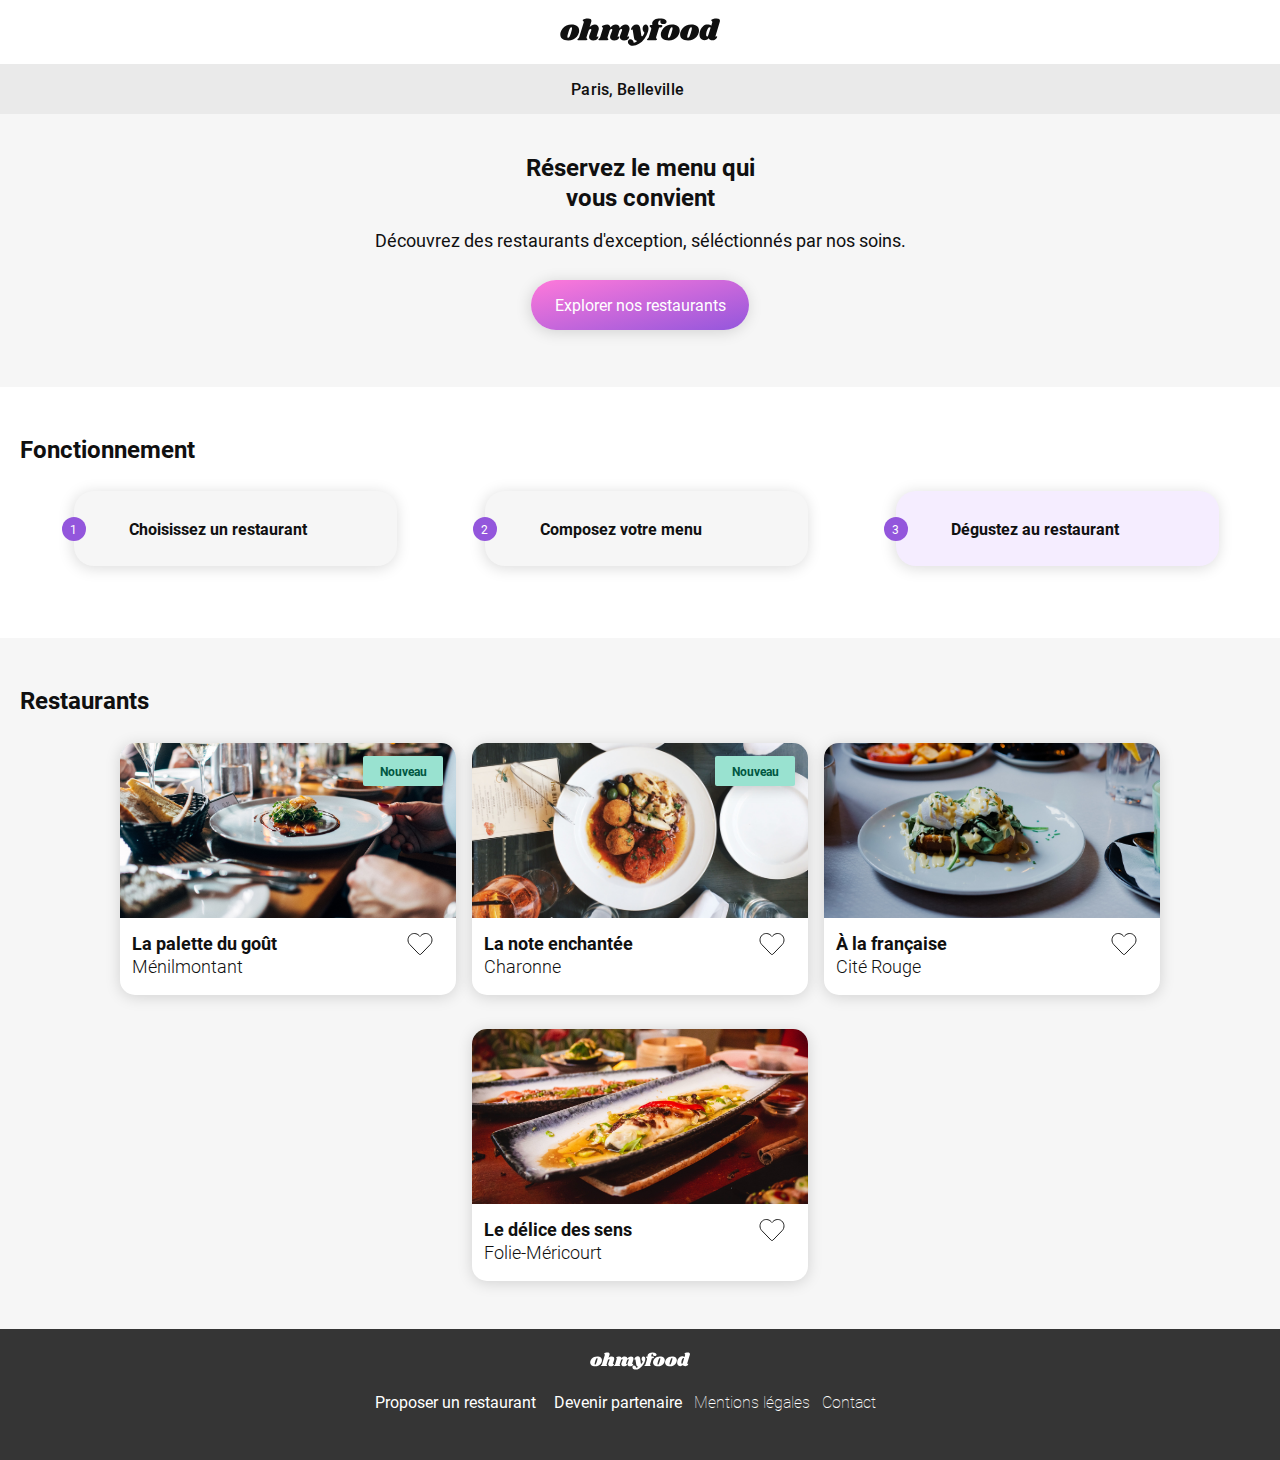
<file: index.html>
<!DOCTYPE html>
<html lang="fr">
	<head>
		<meta charset="UTF-8" />
		<meta http-equiv="X-UA-Compatible" content="IE=edge" />
		<meta name="viewport" content="width=device-width, initial-scale=1.0" />
		<title>Acceuil | OhMyFood</title>
		<meta
			name="description"
			content="Découvrez des restaurants d'exception, séléctionnés par nos soins."
		/>
		<link rel="icon" href="data:," />
		<link rel="stylesheet" href="./sass/main.css" />
		<link
			rel="stylesheet"
			href="https://cdnjs.cloudflare.com/ajax/libs/font-awesome/6.0.0-beta2/css/all.min.css"
			integrity="sha512-YWzhKL2whUzgiheMoBFwW8CKV4qpHQAEuvilg9FAn5VJUDwKZZxkJNuGM4XkWuk94WCrrwslk8yWNGmY1EduTA=="
			crossorigin="anonymous"
			referrerpolicy="no-referrer"
		/>
	</head>
	<body>
		<!-- Header -->
		<header class="header">
			<div class="header__logo">
				<img src="./assets/logo.svg" width="196" height="34" alt="ohmyfood" />
			</div>
			<div class="header__info">
				<span>
					<i class="fas fa-map-marker-alt"></i>
					Paris, Belleville
				</span>
			</div>
		</header>
		<!-- End Header -->
		<!-- Banner -->
		<section class="banner">
			<h1 class="banner__title">Réservez le menu qui <br />vous convient</h1>
			<h2 class="banner__description">
				Découvrez des restaurants d'exception, séléctionnés par nos soins.
			</h2>
			<div class="btn btn-primary">Explorer nos restaurants</div>
		</section>
		<!-- End Banner -->
		<!-- Main -->
		<main>
			<!-- Fonction -->
			<section class="fonction">
				<h3 class="fonction__title">Fonctionnement</h3>
				<ul class="fonction__list">
					<li class="fonction__item">
						<span class="fonction__item_index">1</span>
						<div class="fonction__item_container">
							<i class="fas fa-mobile-alt"></i>
							<span>Choisissez un restaurant</span>
						</div>
					</li>
					<li class="fonction__item">
						<span class="fonction__item_index">2</span>
						<div class="fonction__item_container">
							<i class="fas fa-list-ul"></i>
							<span>Composez votre menu</span>
						</div>
					</li>
					<li class="fonction__item active">
						<span class="fonction__item_index">3</span>
						<div class="fonction__item_container">
							<i class="fas fa-store"></i>
							<span>Dégustez au restaurant</span>
						</div>
					</li>
				</ul>
			</section>
			<!-- End Fonction -->
			<!-- End Restaurant -->
			<section class="restaurant">
				<h3 class="restaurant__title">Restaurants</h3>
				<ul class="restaurant__list">
					<li class="restaurant__item">
						<div class="card">
							<a href="./palette.html">
								<div class="card__header">
									<img
										id="palette"
										src="./assets/la-palette-du-gout.jpg"
										alt="restaurant plat"
									/>
									<div class="new">Nouveau</div>
								</div>
							</a>
							<div class="card__body">
								<div class="card__info">
									<strong>La palette du goût</strong>
									<span>Ménilmontant</span>
								</div>
								<div class="card__like">
									<div class="card__heart">
										<label for="heart__input1">
											<input
												type="checkbox"
												name="heart"
												id="heart__input1"
												class="heart__input"
											/>
											<svg
												class="heart-main"
												width="100"
												viewBox="0 0 512 512"
												xmlns="http://www.w3.org/2000/svg"
											>
												<path
													d="M462.3 62.6C407.5 15.9 326 24.3 275.7 76.2L256 96.5l-19.7-20.3C186.1 24.3 104.5 15.9 49.7 62.6c-62.8 53.6-66.1 149.8-9.9 207.9l193.5 199.8c12.5 12.9 32.8 12.9 45.3 0l193.5-199.8c56.3-58.1 53-154.3-9.8-207.9z"
												/>
											</svg>
											<svg
												class="heart-bg"
												width="100"
												viewBox="0 0 512 512"
												xmlns="http://www.w3.org/2000/svg"
											>
												<defs>
													<linearGradient id="Gradient1" x1="1" x2="0" y1="0" y2="1">
														<stop offset="10%" stop-color="#9356dc" />
														<stop offset="100%" stop-color="#ff79da" />
													</linearGradient>
												</defs>
												<path
													fill="url(#Gradient1)"
													d="M462.3 62.6C407.5 15.9 326 24.3 275.7 76.2L256 96.5l-19.7-20.3C186.1 24.3 104.5 15.9 49.7 62.6c-62.8 53.6-66.1 149.8-9.9 207.9l193.5 199.8c12.5 12.9 32.8 12.9 45.3 0l193.5-199.8c56.3-58.1 53-154.3-9.8-207.9z"
												/>
											</svg>
										</label>
									</div>
								</div>
							</div>
						</div>
					</li>
					<li class="restaurant__item">
						<div class="card">
							<a href="./note.html">
								<div class="card__header">
									<img
										id="note"
										src="./assets/la-note-enchantee.jpg"
										alt="restaurant plat"
									/>
									<div class="new">Nouveau</div>
								</div>
							</a>
							<div class="card__body">
								<div class="card__info">
									<strong>La note enchantée</strong>
									<span>Charonne</span>
								</div>
								<div class="card__like">
									<div class="card__heart">
										<label for="heart__input2">
											<input
												type="checkbox"
												name="heart"
												id="heart__input2"
												class="heart__input"
											/>
											<svg
												class="heart-main"
												width="100"
												viewBox="0 0 512 512"
												xmlns="http://www.w3.org/2000/svg"
											>
												<path
													d="M462.3 62.6C407.5 15.9 326 24.3 275.7 76.2L256 96.5l-19.7-20.3C186.1 24.3 104.5 15.9 49.7 62.6c-62.8 53.6-66.1 149.8-9.9 207.9l193.5 199.8c12.5 12.9 32.8 12.9 45.3 0l193.5-199.8c56.3-58.1 53-154.3-9.8-207.9z"
												/>
											</svg>
											<svg
												class="heart-bg"
												width="100"
												viewBox="0 0 512 512"
												xmlns="http://www.w3.org/2000/svg"
											>
												<defs>
													<linearGradient id="Gradient2" x1="1" x2="0" y1="0" y2="1">
														<stop offset="10%" stop-color="#9356dc" />
														<stop offset="100%" stop-color="#ff79da" />
													</linearGradient>
												</defs>
												<path
													fill="url(#Gradient2)"
													d="M462.3 62.6C407.5 15.9 326 24.3 275.7 76.2L256 96.5l-19.7-20.3C186.1 24.3 104.5 15.9 49.7 62.6c-62.8 53.6-66.1 149.8-9.9 207.9l193.5 199.8c12.5 12.9 32.8 12.9 45.3 0l193.5-199.8c56.3-58.1 53-154.3-9.8-207.9z"
												/>
											</svg>
										</label>
									</div>
								</div>
							</div>
						</div>
					</li>
					<li class="restaurant__item">
						<div class="card">
							<a href="./french.html">
								<div class="card__header">
									<img
										id="french"
										src="./assets/a-la-francaise.jpg"
										alt="restaurant plat"
									/>
								</div>
							</a>
							<div class="card__body">
								<div class="card__info">
									<strong>À la française</strong>
									<span>Cité Rouge</span>
								</div>
								<div class="card__like">
									<div class="card__heart">
										<label for="heart__input3">
											<input
												type="checkbox"
												name="heart"
												id="heart__input3"
												class="heart__input"
											/>
											<svg
												class="heart-main"
												width="100"
												viewBox="0 0 512 512"
												xmlns="http://www.w3.org/2000/svg"
											>
												<path
													d="M462.3 62.6C407.5 15.9 326 24.3 275.7 76.2L256 96.5l-19.7-20.3C186.1 24.3 104.5 15.9 49.7 62.6c-62.8 53.6-66.1 149.8-9.9 207.9l193.5 199.8c12.5 12.9 32.8 12.9 45.3 0l193.5-199.8c56.3-58.1 53-154.3-9.8-207.9z"
												/>
											</svg>
											<svg
												class="heart-bg"
												width="100"
												viewBox="0 0 512 512"
												xmlns="http://www.w3.org/2000/svg"
											>
												<defs>
													<linearGradient id="Gradient3" x1="1" x2="0" y1="0" y2="1">
														<stop offset="10%" stop-color="#9356dc" />
														<stop offset="100%" stop-color="#ff79da" />
													</linearGradient>
												</defs>
												<path
													fill="url(#Gradient3)"
													d="M462.3 62.6C407.5 15.9 326 24.3 275.7 76.2L256 96.5l-19.7-20.3C186.1 24.3 104.5 15.9 49.7 62.6c-62.8 53.6-66.1 149.8-9.9 207.9l193.5 199.8c12.5 12.9 32.8 12.9 45.3 0l193.5-199.8c56.3-58.1 53-154.3-9.8-207.9z"
												/>
											</svg>
										</label>
									</div>
								</div>
							</div>
						</div>
					</li>
					<li class="restaurant__item">
						<div class="card">
							<a href="./delice.html">
								<div class="card__header">
									<img
										id="delice"
										src="./assets/le-delice-des-sens.jpg"
										alt="restaurant plat"
									/>
								</div>
							</a>
							<div class="card__body">
								<div class="card__info">
									<strong>Le délice des sens</strong>
									<span>Folie-Méricourt</span>
								</div>
								<div class="card__like">
									<div class="card__heart">
										<label for="heart__input4">
											<input
												type="checkbox"
												name="heart"
												id="heart__input4"
												class="heart__input"
											/>
											<svg
												class="heart-main"
												width="100"
												viewBox="0 0 512 512"
												xmlns="http://www.w3.org/2000/svg"
											>
												<path
													d="M462.3 62.6C407.5 15.9 326 24.3 275.7 76.2L256 96.5l-19.7-20.3C186.1 24.3 104.5 15.9 49.7 62.6c-62.8 53.6-66.1 149.8-9.9 207.9l193.5 199.8c12.5 12.9 32.8 12.9 45.3 0l193.5-199.8c56.3-58.1 53-154.3-9.8-207.9z"
												/>
											</svg>
											<svg
												class="heart-bg"
												width="100"
												viewBox="0 0 512 512"
												xmlns="http://www.w3.org/2000/svg"
											>
												<defs>
													<linearGradient id="Gradient4" x1="1" x2="0" y1="0" y2="1">
														<stop offset="10%" stop-color="#9356dc" />
														<stop offset="100%" stop-color="#ff79da" />
													</linearGradient>
												</defs>
												<path
													fill="url(#Gradient4)"
													d="M462.3 62.6C407.5 15.9 326 24.3 275.7 76.2L256 96.5l-19.7-20.3C186.1 24.3 104.5 15.9 49.7 62.6c-62.8 53.6-66.1 149.8-9.9 207.9l193.5 199.8c12.5 12.9 32.8 12.9 45.3 0l193.5-199.8c56.3-58.1 53-154.3-9.8-207.9z"
												/>
											</svg>
										</label>
									</div>
								</div>
							</div>
						</div>
					</li>
				</ul>
			</section>
			<!-- End Restaurant -->
		</main>
		<!-- End Main -->
		<!-- Footer -->
		<footer class="footer" id="footer">
			<div class="footer__logo">
				<svg
					width="196"
					height="34"
					viewBox="0 0 196 34"
					fill="none"
					xmlns="http://www.w3.org/2000/svg"
				>
					<path
						d="M13.932 7.956C17.196 7.956 19.596 8.61599 21.132 9.936C22.692 11.256 23.472 12.984 23.472 15.12C23.472 15.84 23.376 16.644 23.184 17.532C22.728 19.5 21.876 21.228 20.628 22.716C19.38 24.18 17.844 25.32 16.02 26.136C14.22 26.928 12.264 27.324 10.152 27.324C6.81599 27.324 4.34399 26.664 2.73599 25.344C1.15199 24 0.359985 22.224 0.359985 20.016C0.359985 19.272 0.455985 18.444 0.647985 17.532C1.10399 15.66 1.96799 14.004 3.23999 12.564C4.53599 11.1 6.10799 9.972 7.95599 9.18C9.82799 8.364 11.82 7.956 13.932 7.956ZM13.824 11.16C13.32 11.16 12.78 11.616 12.204 12.528C11.652 13.416 10.992 15.108 10.224 17.604C9.45599 20.1 9.07199 21.852 9.07199 22.86C9.07199 23.388 9.15599 23.748 9.32399 23.94C9.49199 24.108 9.71999 24.192 10.008 24.192C10.512 24.24 11.028 23.808 11.556 22.896C12.108 21.984 12.792 20.208 13.608 17.568C14.352 15.24 14.724 13.548 14.724 12.492C14.724 11.988 14.64 11.64 14.472 11.448C14.328 11.256 14.112 11.16 13.824 11.16Z"
						fill="#101010"
					/>
					<path
						d="M44.9899 22.032C44.9419 22.128 44.9179 22.272 44.9179 22.464C44.9179 22.632 44.9539 22.764 45.0259 22.86C45.1219 22.956 45.2419 23.004 45.3859 23.004C45.6739 23.004 45.9139 22.884 46.1059 22.644C46.3219 22.38 46.4659 22.248 46.5379 22.248C46.6579 22.248 46.7539 22.332 46.8259 22.5C46.8979 22.644 46.9339 22.824 46.9339 23.04C46.9579 23.736 46.7299 24.42 46.2499 25.092C45.7699 25.74 45.0619 26.28 44.1259 26.712C43.2139 27.12 42.1099 27.324 40.8139 27.324C39.2299 27.324 37.9699 26.964 37.0339 26.244C36.0979 25.5 35.6179 24.516 35.5939 23.292C35.5939 22.404 35.8099 21.408 36.2419 20.304L38.2219 15.12C38.3419 14.808 38.4019 14.556 38.4019 14.364C38.4019 14.052 38.2939 13.812 38.0779 13.644C37.8859 13.452 37.6459 13.356 37.3579 13.356C36.9019 13.356 36.4339 13.572 35.9539 14.004C35.4979 14.412 35.1259 15.084 34.8379 16.02V15.948L32.5699 23.256C32.4979 23.544 32.4619 23.796 32.4619 24.012C32.4619 24.324 32.5219 24.576 32.6419 24.768C32.7619 24.936 32.9299 25.104 33.1459 25.272C33.3139 25.44 33.4339 25.584 33.5059 25.704C33.5779 25.8 33.5899 25.932 33.5419 26.1C33.4219 26.412 33.1819 26.64 32.8219 26.784C32.4619 26.928 31.9099 27 31.1659 27H22.9579C22.3339 27 21.8779 26.904 21.5899 26.712C21.3019 26.496 21.2059 26.22 21.3019 25.884C21.3979 25.596 21.6499 25.344 22.0579 25.128C22.4179 24.936 22.7179 24.708 22.9579 24.444C23.1979 24.18 23.4019 23.76 23.5699 23.184L29.0419 5.22C29.1139 5.004 29.1499 4.824 29.1499 4.68C29.1499 4.416 29.0779 4.2 28.9339 4.032C28.8139 3.864 28.6459 3.696 28.4299 3.528C28.1899 3.336 28.0099 3.168 27.8899 3.024C27.7939 2.88 27.7819 2.688 27.8539 2.448C27.9979 1.896 28.7539 1.416 30.1219 1.00799C31.4899 0.599996 32.9179 0.395996 34.4059 0.395996C35.7979 0.395996 36.8179 0.659996 37.4659 1.188C38.1379 1.716 38.4739 2.436 38.4739 3.348C38.4739 3.876 38.3899 4.392 38.2219 4.896L36.2779 11.232C37.2139 10.008 38.1979 9.156 39.2299 8.676C40.2859 8.196 41.4259 7.956 42.6499 7.956C44.1139 7.956 45.2899 8.4 46.1779 9.288C47.0899 10.176 47.5459 11.328 47.5459 12.744C47.5459 13.488 47.4259 14.22 47.1859 14.94L44.9899 22.032Z"
						fill="#101010"
					/>
					<path
						d="M82.7165 22.032C82.6685 22.128 82.6445 22.272 82.6445 22.464C82.6445 22.632 82.6805 22.764 82.7525 22.86C82.8485 22.956 82.9685 23.004 83.1125 23.004C83.4005 23.004 83.6405 22.884 83.8325 22.644C84.0485 22.38 84.1925 22.248 84.2645 22.248C84.3845 22.248 84.4805 22.332 84.5525 22.5C84.6245 22.644 84.6605 22.824 84.6605 23.04C84.6845 23.736 84.4565 24.42 83.9765 25.092C83.4965 25.74 82.7885 26.28 81.8525 26.712C80.9405 27.12 79.8365 27.324 78.5405 27.324C76.9565 27.324 75.6965 26.964 74.7605 26.244C73.8245 25.5 73.3445 24.516 73.3205 23.292C73.3205 22.404 73.5365 21.408 73.9685 20.304L75.9485 15.12C76.0685 14.808 76.1285 14.556 76.1285 14.364C76.1285 14.052 76.0205 13.812 75.8045 13.644C75.6125 13.452 75.3725 13.356 75.0845 13.356C74.6765 13.356 74.2565 13.536 73.8245 13.896C73.3925 14.256 73.0085 14.82 72.6725 15.588L70.6925 22.032C70.6445 22.128 70.6205 22.272 70.6205 22.464C70.6205 22.632 70.6565 22.764 70.7285 22.86C70.8245 22.956 70.9445 23.004 71.0885 23.004C71.3765 23.004 71.6165 22.884 71.8085 22.644C72.0245 22.38 72.1685 22.248 72.2405 22.248C72.3605 22.248 72.4565 22.332 72.5285 22.5C72.6005 22.644 72.6365 22.824 72.6365 23.04C72.6605 23.736 72.4325 24.42 71.9525 25.092C71.4725 25.74 70.7645 26.28 69.8285 26.712C68.9165 27.12 67.8125 27.324 66.5165 27.324C64.9325 27.324 63.6725 26.964 62.7365 26.244C61.8005 25.5 61.3205 24.516 61.2965 23.292C61.2965 22.404 61.5125 21.408 61.9445 20.304L63.9245 15.12C64.0445 14.808 64.1045 14.556 64.1045 14.364C64.1045 14.052 63.9965 13.812 63.7805 13.644C63.5885 13.452 63.3485 13.356 63.0605 13.356C62.6525 13.356 62.2325 13.536 61.8005 13.896C61.3685 14.232 61.0085 14.784 60.7205 15.552L58.3445 23.256C58.2485 23.52 58.2005 23.772 58.2005 24.012C58.2005 24.3 58.2605 24.54 58.3805 24.732C58.5005 24.9 58.6685 25.08 58.8845 25.272C59.0525 25.416 59.1725 25.548 59.2445 25.668C59.3165 25.788 59.3285 25.932 59.2805 26.1C59.1845 26.412 58.9565 26.64 58.5965 26.784C58.2365 26.928 57.6725 27 56.9045 27H48.6965C48.0725 27 47.6285 26.904 47.3645 26.712C47.0765 26.496 46.9685 26.22 47.0405 25.884C47.1365 25.596 47.3885 25.344 47.7965 25.128C48.1565 24.936 48.4565 24.708 48.6965 24.444C48.9365 24.18 49.1405 23.76 49.3085 23.184L52.5125 12.78C52.5605 12.66 52.5845 12.492 52.5845 12.276C52.5845 12.012 52.5245 11.808 52.4045 11.664C52.3085 11.52 52.1405 11.34 51.9005 11.124C51.6605 10.932 51.4925 10.764 51.3965 10.62C51.3005 10.476 51.2885 10.284 51.3605 10.044C51.5045 9.492 52.2605 9.012 53.6285 8.604C54.9965 8.172 56.4245 7.956 57.9125 7.956C59.0885 7.956 60.0125 8.28 60.6845 8.928C61.3805 9.576 61.7165 10.464 61.6925 11.592C62.6765 10.224 63.7085 9.276 64.7885 8.748C65.8925 8.22 67.0805 7.956 68.3525 7.956C69.7445 7.956 70.8725 8.364 71.7365 9.18C72.6245 9.972 73.1165 11.016 73.2125 12.312C74.2445 10.68 75.3485 9.552 76.5245 8.928C77.7005 8.28 78.9845 7.956 80.3765 7.956C81.8405 7.956 83.0165 8.4 83.9045 9.288C84.8165 10.176 85.2725 11.328 85.2725 12.744C85.2725 13.488 85.1525 14.22 84.9125 14.94L82.7165 22.032Z"
						fill="#101010"
					/>
					<path
						d="M104.932 7.956C105.988 7.956 106.828 8.388 107.452 9.252C108.1 10.092 108.424 11.244 108.424 12.708C108.424 13.98 108.196 15.348 107.74 16.812C106.852 19.764 105.424 22.548 103.456 25.164C101.512 27.78 99.2675 29.88 96.7235 31.464C94.2035 33.048 91.6836 33.84 89.1636 33.84C87.9156 33.84 86.8355 33.624 85.9235 33.192C85.0355 32.76 84.3635 32.184 83.9075 31.464C83.4275 30.744 83.1875 29.976 83.1875 29.16C83.1875 28.8 83.2475 28.404 83.3675 27.972C83.5835 27.3 83.9435 26.784 84.4475 26.424C84.9515 26.064 85.5516 25.884 86.2476 25.884C87.3516 25.884 88.2515 26.256 88.9475 27C89.6675 27.768 90.1236 28.812 90.3156 30.132C91.8516 30.06 93.2675 29.4 94.5635 28.152C93.3395 27.936 92.4275 27.528 91.8275 26.928C91.2515 26.304 90.8555 25.344 90.6395 24.048L89.1995 15.228C89.1275 14.772 89.0195 14.46 88.8755 14.292C88.7555 14.1 88.5876 14.004 88.3716 14.004C88.2036 14.004 87.9995 14.088 87.7595 14.256C87.5435 14.424 87.3875 14.508 87.2915 14.508C87.0995 14.508 87.0035 14.304 87.0035 13.896C87.0035 13.56 87.0635 13.2 87.1835 12.816C87.6155 11.448 88.4196 10.296 89.5956 9.36C90.7716 8.4 92.1395 7.92 93.6995 7.92C95.2355 7.92 96.3635 8.376 97.0835 9.288C97.8275 10.2 98.3076 11.604 98.5236 13.5L99.6035 21.42C99.6755 22.02 99.8915 22.32 100.252 22.32C100.684 22.32 101.188 21.936 101.764 21.168C102.34 20.376 102.904 19.26 103.456 17.82C102.736 17.172 102.184 16.428 101.8 15.588C101.416 14.748 101.224 13.848 101.224 12.888C101.224 12.144 101.32 11.472 101.512 10.872C101.8 9.912 102.244 9.192 102.844 8.712C103.468 8.208 104.164 7.956 104.932 7.956Z"
						fill="#101010"
					/>
					<path
						d="M122.864 0.395996C125.432 0.395996 127.352 0.791996 128.624 1.584C129.92 2.352 130.568 3.3 130.568 4.428C130.568 5.34 130.184 6.048 129.416 6.552C128.672 7.032 127.688 7.272 126.464 7.272C125.336 7.272 124.46 6.996 123.836 6.444C123.212 5.892 122.9 5.208 122.9 4.392C122.9 3.888 123.056 3.36 123.368 2.808C122.648 2.808 122.048 2.988 121.568 3.348C121.088 3.684 120.716 4.272 120.452 5.112C120.308 5.64 120.236 6.132 120.236 6.588C120.236 7.164 120.332 7.62 120.524 7.956C120.74 8.268 121.04 8.424 121.424 8.424H123.548C124.796 8.424 125.42 8.808 125.42 9.576C125.42 9.672 125.396 9.816 125.348 10.008C125.204 10.536 124.904 10.932 124.448 11.196C124.016 11.46 123.356 11.592 122.468 11.592H121.388L117.824 23.256C117.752 23.544 117.716 23.796 117.716 24.012C117.716 24.324 117.776 24.576 117.896 24.768C118.016 24.936 118.184 25.104 118.4 25.272C118.568 25.44 118.688 25.584 118.76 25.704C118.832 25.8 118.844 25.932 118.796 26.1C118.676 26.412 118.436 26.64 118.076 26.784C117.716 26.928 117.164 27 116.42 27H108.212C107.588 27 107.132 26.904 106.844 26.712C106.556 26.496 106.46 26.22 106.556 25.884C106.652 25.596 106.904 25.344 107.312 25.128C107.672 24.936 107.972 24.708 108.212 24.444C108.452 24.18 108.656 23.76 108.824 23.184L111.632 13.968C111.752 13.608 111.812 13.236 111.812 12.852C111.812 12.372 111.704 12 111.488 11.736C111.296 11.448 110.996 11.136 110.588 10.8C110.324 10.584 110.12 10.404 109.976 10.26C109.856 10.092 109.796 9.9 109.796 9.684C109.772 9.228 109.928 8.904 110.264 8.712C110.624 8.52 111.296 8.424 112.28 8.424H113.18C113.012 7.824 112.928 7.224 112.928 6.624C112.928 6.024 113.036 5.4 113.252 4.752C113.708 3.528 114.68 2.496 116.168 1.65599C117.68 0.815996 119.912 0.395996 122.864 0.395996Z"
						fill="#101010"
					/>
					<path
						d="M137.084 7.956C140.348 7.956 142.748 8.61599 144.284 9.936C145.844 11.256 146.624 12.984 146.624 15.12C146.624 15.84 146.528 16.644 146.336 17.532C145.88 19.5 145.028 21.228 143.78 22.716C142.532 24.18 140.996 25.32 139.172 26.136C137.372 26.928 135.416 27.324 133.304 27.324C129.968 27.324 127.496 26.664 125.888 25.344C124.304 24 123.512 22.224 123.512 20.016C123.512 19.272 123.608 18.444 123.8 17.532C124.256 15.66 125.12 14.004 126.392 12.564C127.688 11.1 129.26 9.972 131.108 9.18C132.98 8.364 134.972 7.956 137.084 7.956ZM136.976 11.16C136.472 11.16 135.932 11.616 135.356 12.528C134.804 13.416 134.144 15.108 133.376 17.604C132.608 20.1 132.224 21.852 132.224 22.86C132.224 23.388 132.308 23.748 132.476 23.94C132.644 24.108 132.872 24.192 133.16 24.192C133.664 24.24 134.18 23.808 134.708 22.896C135.26 21.984 135.944 20.208 136.76 17.568C137.504 15.24 137.876 13.548 137.876 12.492C137.876 11.988 137.792 11.64 137.624 11.448C137.48 11.256 137.264 11.16 136.976 11.16Z"
						fill="#101010"
					/>
					<path
						d="M160.709 7.956C163.973 7.956 166.373 8.61599 167.909 9.936C169.469 11.256 170.249 12.984 170.249 15.12C170.249 15.84 170.153 16.644 169.961 17.532C169.505 19.5 168.653 21.228 167.405 22.716C166.157 24.18 164.621 25.32 162.797 26.136C160.997 26.928 159.041 27.324 156.929 27.324C153.593 27.324 151.121 26.664 149.513 25.344C147.929 24 147.137 22.224 147.137 20.016C147.137 19.272 147.233 18.444 147.425 17.532C147.881 15.66 148.745 14.004 150.017 12.564C151.313 11.1 152.885 9.972 154.733 9.18C156.605 8.364 158.597 7.956 160.709 7.956ZM160.601 11.16C160.097 11.16 159.557 11.616 158.981 12.528C158.429 13.416 157.769 15.108 157.001 17.604C156.233 20.1 155.849 21.852 155.849 22.86C155.849 23.388 155.933 23.748 156.101 23.94C156.269 24.108 156.497 24.192 156.785 24.192C157.289 24.24 157.805 23.808 158.333 22.896C158.885 21.984 159.569 20.208 160.385 17.568C161.129 15.24 161.501 13.548 161.501 12.492C161.501 11.988 161.417 11.64 161.249 11.448C161.105 11.256 160.889 11.16 160.601 11.16Z"
						fill="#101010"
					/>
					<path
						d="M190.526 21.816C190.478 22.008 190.454 22.14 190.454 22.212C190.454 22.38 190.502 22.512 190.598 22.608C190.694 22.704 190.814 22.752 190.958 22.752C191.246 22.752 191.486 22.632 191.678 22.392C191.894 22.128 192.038 21.996 192.11 21.996C192.23 21.996 192.326 22.08 192.398 22.248C192.47 22.416 192.506 22.608 192.506 22.824C192.53 23.472 192.278 24.132 191.75 24.804C191.246 25.476 190.562 26.028 189.698 26.46C188.834 26.892 187.898 27.108 186.89 27.108C185.69 27.108 184.646 26.88 183.758 26.424C182.87 25.968 182.258 25.368 181.922 24.624C181.274 25.464 180.53 26.088 179.69 26.496C178.85 26.904 177.962 27.108 177.026 27.108C175.922 27.108 174.89 26.832 173.93 26.28C172.994 25.728 172.238 24.948 171.662 23.94C171.11 22.908 170.834 21.744 170.834 20.448C170.834 18.264 171.242 16.212 172.058 14.292C172.898 12.348 174.062 10.788 175.55 9.612C177.038 8.412 178.73 7.812 180.626 7.812C181.658 7.812 182.534 7.932 183.254 8.172C183.998 8.412 184.67 8.772 185.27 9.252L186.494 5.22C186.566 5.004 186.602 4.824 186.602 4.68C186.602 4.416 186.53 4.2 186.386 4.032C186.266 3.864 186.098 3.696 185.882 3.528C185.642 3.336 185.462 3.168 185.342 3.024C185.246 2.88 185.234 2.688 185.306 2.448C185.45 1.896 186.206 1.416 187.574 1.00799C188.942 0.599996 190.37 0.395996 191.858 0.395996C193.25 0.395996 194.27 0.659996 194.918 1.188C195.59 1.716 195.926 2.436 195.926 3.348C195.926 3.876 195.842 4.392 195.674 4.896L190.526 21.816ZM184.514 11.7C184.13 11.364 183.71 11.196 183.254 11.196C182.558 11.196 181.874 11.712 181.202 12.744C180.53 13.776 179.99 15.024 179.582 16.488C179.174 17.952 178.982 19.272 179.006 20.448C179.006 21.768 179.438 22.428 180.302 22.428C180.614 22.428 180.878 22.308 181.094 22.068C181.31 21.804 181.514 21.384 181.706 20.808L184.514 11.7Z"
						fill="#101010"
					/>
				</svg>
			</div>
			<nav class="footer__navbar">
				<ul class="footer__list">
					<li class="footer__item">
						<a href="#footer">
							<i class="fas fa-utensils"></i>
							<span>Proposer un restaurant</span>
						</a>
					</li>
					<li class="footer__item">
						<a href="#footer">
							<i id="f-icon" class="fas fa-hands-helping"></i>
							<span>Devenir partenaire</span>
						</a>
					</li>
					<li class="footer__item">
						<a class="footer__item-thin" href="#footer">Mentions légales</a>
					</li>
					<li class="footer__item">
						<a class="footer__item-thin" href="mailto:contact@ohmyfood.com"
							>Contact</a
						>
					</li>
				</ul>
			</nav>
		</footer>
		<!-- End Footer -->
		<!-- Spinner -->
		<div class="spinner">
			<svg class="spin" viewBox="0 0 50 50">
				<circle
					class="spin-path"
					cx="25"
					cy="25"
					r="20"
					fill="none"
					stroke-width="5"
				></circle>
			</svg>
		</div>
		<!-- End Spinner -->
	</body>
</html>
</file>
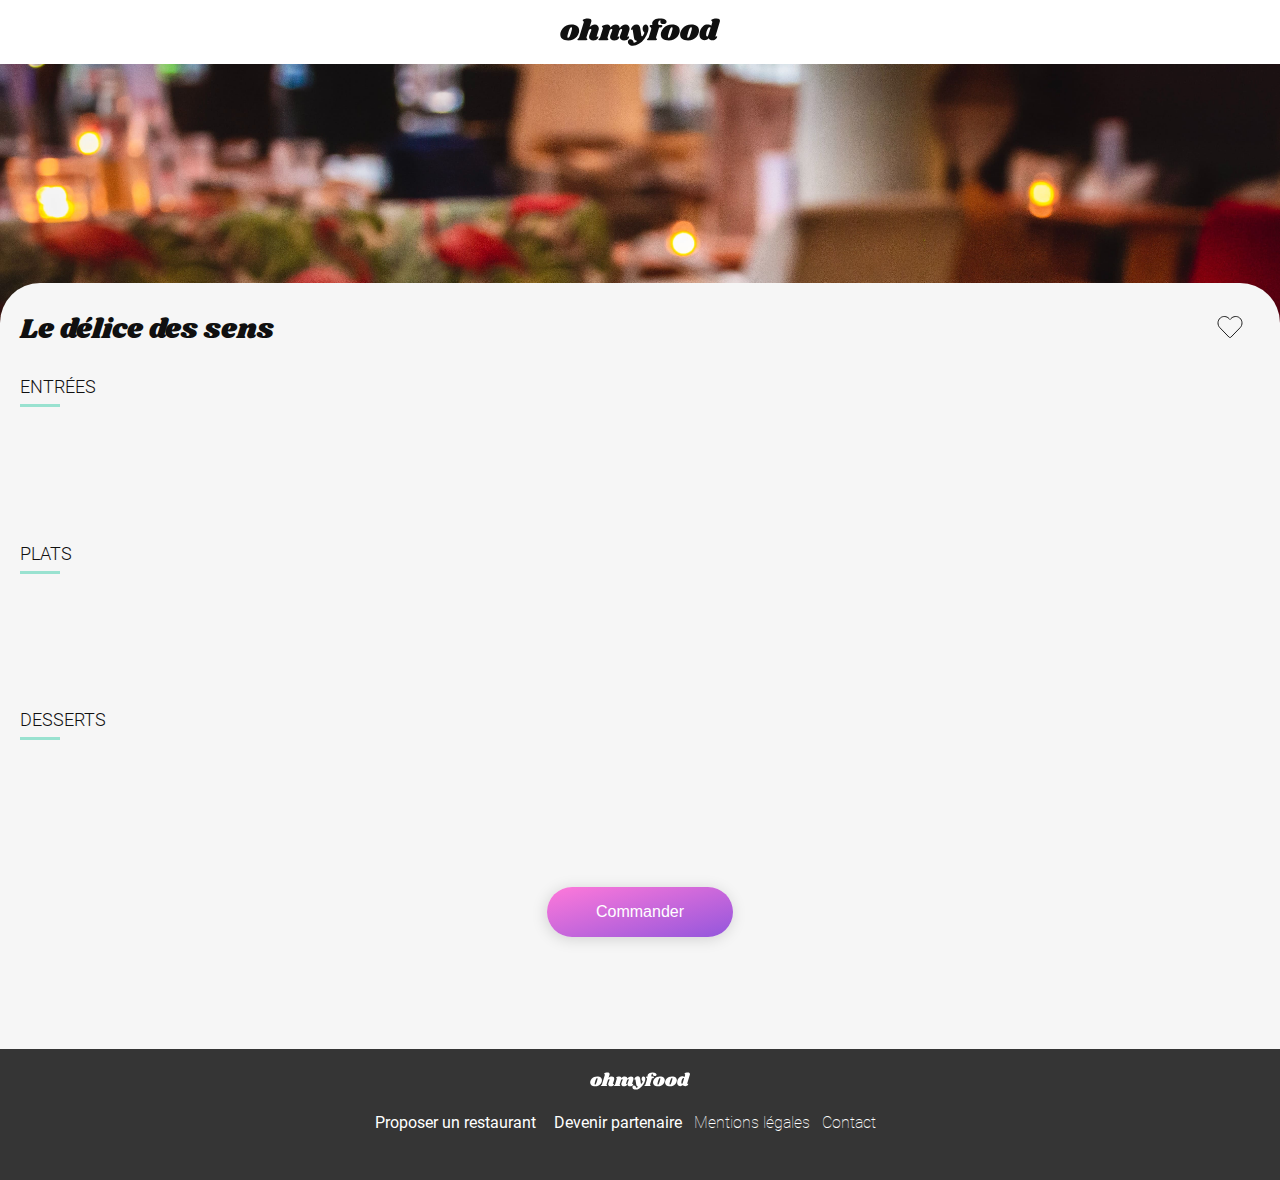
<file: delice.html>
<!DOCTYPE html>
<html lang="fr">
	<head>
		<meta charset="UTF-8" />
		<meta http-equiv="X-UA-Compatible" content="IE=edge" />
		<meta name="viewport" content="width=device-width, initial-scale=1.0" />
		<title>Le délice des sens | OhMyFood</title>
		<meta
			name="description"
			content="Découvrez Le délice des sens un restaurants d'exception, séléctionné par nos soins."
		/>
		<link rel="icon" href="data:," />
		<link rel="stylesheet" href="./sass/main.css" />
		<link
			rel="stylesheet"
			href="https://cdnjs.cloudflare.com/ajax/libs/font-awesome/6.0.0-beta2/css/all.min.css"
			integrity="sha512-YWzhKL2whUzgiheMoBFwW8CKV4qpHQAEuvilg9FAn5VJUDwKZZxkJNuGM4XkWuk94WCrrwslk8yWNGmY1EduTA=="
			crossorigin="anonymous"
			referrerpolicy="no-referrer"
		/>
	</head>
	<body>
		<!-- Header -->
		<header class="header fixed">
			<a class="header__return" href="./index.html">
				<i class="fas fa-arrow-left"></i>
			</a>
			<div class="header__logo">
				<img src="./assets/logo.svg" width="196" height="34" alt="ohmyfood" />
			</div>
		</header>
		<!-- End Header -->
		<!-- Banner -->
		<div class="banner__restaurant">
			<img
				id="delice_restaurant"
				src="./assets/le-delice-des-sens.jpg"
				alt="Le délice des sens restaurant"
			/>
		</div>
		<!-- End Banner -->
		<!-- Main -->
		<main class="informations delice">
			<header class="informations__header">
				<h1 class="informations__title">Le délice des sens</h1>
				<div class="card__heart">
					<label for="heart__input5">
						<input
							type="checkbox"
							name="heart"
							id="heart__input5"
							class="heart__input"
						/>
						<svg
							class="heart-main"
							width="100"
							viewBox="0 0 512 512"
							xmlns="http://www.w3.org/2000/svg"
						>
							<path
								d="M462.3 62.6C407.5 15.9 326 24.3 275.7 76.2L256 96.5l-19.7-20.3C186.1 24.3 104.5 15.9 49.7 62.6c-62.8 53.6-66.1 149.8-9.9 207.9l193.5 199.8c12.5 12.9 32.8 12.9 45.3 0l193.5-199.8c56.3-58.1 53-154.3-9.8-207.9z"
							/>
						</svg>
						<svg
							class="heart-bg"
							width="100"
							viewBox="0 0 512 512"
							xmlns="http://www.w3.org/2000/svg"
						>
							<defs>
								<linearGradient id="Gradient5" x1="1" x2="0" y1="0" y2="1">
									<stop offset="10%" stop-color="#9356dc" />
									<stop offset="100%" stop-color="#ff79da" />
								</linearGradient>
							</defs>
							<path
								fill="url(#Gradient5)"
								d="M462.3 62.6C407.5 15.9 326 24.3 275.7 76.2L256 96.5l-19.7-20.3C186.1 24.3 104.5 15.9 49.7 62.6c-62.8 53.6-66.1 149.8-9.9 207.9l193.5 199.8c12.5 12.9 32.8 12.9 45.3 0l193.5-199.8c56.3-58.1 53-154.3-9.8-207.9z"
							/>
						</svg>
					</label>
				</div>
			</header>
			<section class="entree">
				<h2 class="entree__title">entrées</h2>
				<span class="divider"></span>
				<ul class="entree__list">
					<li class="product">
						<div class="product__infos">
							<h3>Tartare de thon</h3>
							<div class="product__line">
								<h5>Assaisoné au yuzu</h5>
								<span>25€</span>
							</div>
						</div>
						<div class="product__check">
							<i class="fas fa-check-circle"></i>
						</div>
					</li>
					<li class="product">
						<div class="product__infos">
							<h3>Bouchée de homard croustillant</h3>
							<div class="product__line">
								<h5>Et sa farandole de petits légumes</h5>
								<span>35€</span>
							</div>
						</div>
						<div class="product__check">
							<i class="fas fa-check-circle"></i>
						</div>
					</li>
					<li class="product">
						<div class="product__infos">
							<h3>Velouté de cèpes</h3>
							<div class="product__line">
								<h5>Aux truffes</h5>
								<span>20€</span>
							</div>
						</div>
						<div class="product__check">
							<i class="fas fa-check-circle"></i>
						</div>
					</li>
				</ul>
			</section>
			<section class="plat">
				<h2 class="plat__title">plats</h2>
				<span class="divider"></span>
				<ul class="plat__list">
					<li class="product">
						<div class="product__infos">
							<h3>Poulet rôti aux herbes de provence</h3>
							<div class="product__line">
								<h5>Et sa crème de truffe</h5>
								<span>40€</span>
							</div>
						</div>
						<div class="product__check">
							<i class="fas fa-check-circle"></i>
						</div>
					</li>
					<li class="product">
						<div class="product__infos">
							<h3>Langouste rôtie</h3>
							<div class="product__line">
								<h5>Et ses légumes de saison</h5>
								<span>35€</span>
							</div>
						</div>
						<div class="product__check">
							<i class="fas fa-check-circle"></i>
						</div>
					</li>
					<li class="product">
						<div class="product__infos">
							<h3>Côte de boeuf angus</h3>
							<div class="product__line">
								<h5>Et sa purée de panais</h5>
								<span>44€</span>
							</div>
						</div>
						<div class="product__check">
							<i class="fas fa-check-circle"></i>
						</div>
					</li>
				</ul>
			</section>
			<section class="dessert">
				<h2 class="dessert__title">desserts</h2>
				<span class="divider"></span>
				<ul class="dessert__list">
					<li class="product">
						<div class="product__infos">
							<h3>Farandole de desserts</h3>
							<div class="product__line">
								<h5>Du chef</h5>
								<span>18€</span>
							</div>
						</div>
						<div class="product__check">
							<i class="fas fa-check-circle"></i>
						</div>
					</li>
					<li class="product">
						<div class="product__infos">
							<h3>Crème brulée</h3>
							<div class="product__line">
								<h5>Revisitée</h5>
								<span>22€</span>
							</div>
						</div>
						<div class="product__check">
							<i class="fas fa-check-circle"></i>
						</div>
					</li>
					<li class="product">
						<div class="product__infos">
							<h3>Tiramisu</h3>
							<div class="product__line">
								<h5>À la noisette</h5>
								<span>23€</span>
							</div>
						</div>
						<div class="product__check">
							<i class="fas fa-check-circle"></i>
						</div>
					</li>
				</ul>
			</section>
			<div class="informations__cta">
				<button type="button" class="btn btn-primary">Commander</button>
			</div>
		</main>
		<!-- End Main -->
		<!-- Footer -->
		<footer class="footer" id="footer">
			<div class="footer__logo">
				<svg
					width="196"
					height="34"
					viewBox="0 0 196 34"
					fill="none"
					xmlns="http://www.w3.org/2000/svg"
				>
					<path
						d="M13.932 7.956C17.196 7.956 19.596 8.61599 21.132 9.936C22.692 11.256 23.472 12.984 23.472 15.12C23.472 15.84 23.376 16.644 23.184 17.532C22.728 19.5 21.876 21.228 20.628 22.716C19.38 24.18 17.844 25.32 16.02 26.136C14.22 26.928 12.264 27.324 10.152 27.324C6.81599 27.324 4.34399 26.664 2.73599 25.344C1.15199 24 0.359985 22.224 0.359985 20.016C0.359985 19.272 0.455985 18.444 0.647985 17.532C1.10399 15.66 1.96799 14.004 3.23999 12.564C4.53599 11.1 6.10799 9.972 7.95599 9.18C9.82799 8.364 11.82 7.956 13.932 7.956ZM13.824 11.16C13.32 11.16 12.78 11.616 12.204 12.528C11.652 13.416 10.992 15.108 10.224 17.604C9.45599 20.1 9.07199 21.852 9.07199 22.86C9.07199 23.388 9.15599 23.748 9.32399 23.94C9.49199 24.108 9.71999 24.192 10.008 24.192C10.512 24.24 11.028 23.808 11.556 22.896C12.108 21.984 12.792 20.208 13.608 17.568C14.352 15.24 14.724 13.548 14.724 12.492C14.724 11.988 14.64 11.64 14.472 11.448C14.328 11.256 14.112 11.16 13.824 11.16Z"
						fill="#101010"
					/>
					<path
						d="M44.9899 22.032C44.9419 22.128 44.9179 22.272 44.9179 22.464C44.9179 22.632 44.9539 22.764 45.0259 22.86C45.1219 22.956 45.2419 23.004 45.3859 23.004C45.6739 23.004 45.9139 22.884 46.1059 22.644C46.3219 22.38 46.4659 22.248 46.5379 22.248C46.6579 22.248 46.7539 22.332 46.8259 22.5C46.8979 22.644 46.9339 22.824 46.9339 23.04C46.9579 23.736 46.7299 24.42 46.2499 25.092C45.7699 25.74 45.0619 26.28 44.1259 26.712C43.2139 27.12 42.1099 27.324 40.8139 27.324C39.2299 27.324 37.9699 26.964 37.0339 26.244C36.0979 25.5 35.6179 24.516 35.5939 23.292C35.5939 22.404 35.8099 21.408 36.2419 20.304L38.2219 15.12C38.3419 14.808 38.4019 14.556 38.4019 14.364C38.4019 14.052 38.2939 13.812 38.0779 13.644C37.8859 13.452 37.6459 13.356 37.3579 13.356C36.9019 13.356 36.4339 13.572 35.9539 14.004C35.4979 14.412 35.1259 15.084 34.8379 16.02V15.948L32.5699 23.256C32.4979 23.544 32.4619 23.796 32.4619 24.012C32.4619 24.324 32.5219 24.576 32.6419 24.768C32.7619 24.936 32.9299 25.104 33.1459 25.272C33.3139 25.44 33.4339 25.584 33.5059 25.704C33.5779 25.8 33.5899 25.932 33.5419 26.1C33.4219 26.412 33.1819 26.64 32.8219 26.784C32.4619 26.928 31.9099 27 31.1659 27H22.9579C22.3339 27 21.8779 26.904 21.5899 26.712C21.3019 26.496 21.2059 26.22 21.3019 25.884C21.3979 25.596 21.6499 25.344 22.0579 25.128C22.4179 24.936 22.7179 24.708 22.9579 24.444C23.1979 24.18 23.4019 23.76 23.5699 23.184L29.0419 5.22C29.1139 5.004 29.1499 4.824 29.1499 4.68C29.1499 4.416 29.0779 4.2 28.9339 4.032C28.8139 3.864 28.6459 3.696 28.4299 3.528C28.1899 3.336 28.0099 3.168 27.8899 3.024C27.7939 2.88 27.7819 2.688 27.8539 2.448C27.9979 1.896 28.7539 1.416 30.1219 1.00799C31.4899 0.599996 32.9179 0.395996 34.4059 0.395996C35.7979 0.395996 36.8179 0.659996 37.4659 1.188C38.1379 1.716 38.4739 2.436 38.4739 3.348C38.4739 3.876 38.3899 4.392 38.2219 4.896L36.2779 11.232C37.2139 10.008 38.1979 9.156 39.2299 8.676C40.2859 8.196 41.4259 7.956 42.6499 7.956C44.1139 7.956 45.2899 8.4 46.1779 9.288C47.0899 10.176 47.5459 11.328 47.5459 12.744C47.5459 13.488 47.4259 14.22 47.1859 14.94L44.9899 22.032Z"
						fill="#101010"
					/>
					<path
						d="M82.7165 22.032C82.6685 22.128 82.6445 22.272 82.6445 22.464C82.6445 22.632 82.6805 22.764 82.7525 22.86C82.8485 22.956 82.9685 23.004 83.1125 23.004C83.4005 23.004 83.6405 22.884 83.8325 22.644C84.0485 22.38 84.1925 22.248 84.2645 22.248C84.3845 22.248 84.4805 22.332 84.5525 22.5C84.6245 22.644 84.6605 22.824 84.6605 23.04C84.6845 23.736 84.4565 24.42 83.9765 25.092C83.4965 25.74 82.7885 26.28 81.8525 26.712C80.9405 27.12 79.8365 27.324 78.5405 27.324C76.9565 27.324 75.6965 26.964 74.7605 26.244C73.8245 25.5 73.3445 24.516 73.3205 23.292C73.3205 22.404 73.5365 21.408 73.9685 20.304L75.9485 15.12C76.0685 14.808 76.1285 14.556 76.1285 14.364C76.1285 14.052 76.0205 13.812 75.8045 13.644C75.6125 13.452 75.3725 13.356 75.0845 13.356C74.6765 13.356 74.2565 13.536 73.8245 13.896C73.3925 14.256 73.0085 14.82 72.6725 15.588L70.6925 22.032C70.6445 22.128 70.6205 22.272 70.6205 22.464C70.6205 22.632 70.6565 22.764 70.7285 22.86C70.8245 22.956 70.9445 23.004 71.0885 23.004C71.3765 23.004 71.6165 22.884 71.8085 22.644C72.0245 22.38 72.1685 22.248 72.2405 22.248C72.3605 22.248 72.4565 22.332 72.5285 22.5C72.6005 22.644 72.6365 22.824 72.6365 23.04C72.6605 23.736 72.4325 24.42 71.9525 25.092C71.4725 25.74 70.7645 26.28 69.8285 26.712C68.9165 27.12 67.8125 27.324 66.5165 27.324C64.9325 27.324 63.6725 26.964 62.7365 26.244C61.8005 25.5 61.3205 24.516 61.2965 23.292C61.2965 22.404 61.5125 21.408 61.9445 20.304L63.9245 15.12C64.0445 14.808 64.1045 14.556 64.1045 14.364C64.1045 14.052 63.9965 13.812 63.7805 13.644C63.5885 13.452 63.3485 13.356 63.0605 13.356C62.6525 13.356 62.2325 13.536 61.8005 13.896C61.3685 14.232 61.0085 14.784 60.7205 15.552L58.3445 23.256C58.2485 23.52 58.2005 23.772 58.2005 24.012C58.2005 24.3 58.2605 24.54 58.3805 24.732C58.5005 24.9 58.6685 25.08 58.8845 25.272C59.0525 25.416 59.1725 25.548 59.2445 25.668C59.3165 25.788 59.3285 25.932 59.2805 26.1C59.1845 26.412 58.9565 26.64 58.5965 26.784C58.2365 26.928 57.6725 27 56.9045 27H48.6965C48.0725 27 47.6285 26.904 47.3645 26.712C47.0765 26.496 46.9685 26.22 47.0405 25.884C47.1365 25.596 47.3885 25.344 47.7965 25.128C48.1565 24.936 48.4565 24.708 48.6965 24.444C48.9365 24.18 49.1405 23.76 49.3085 23.184L52.5125 12.78C52.5605 12.66 52.5845 12.492 52.5845 12.276C52.5845 12.012 52.5245 11.808 52.4045 11.664C52.3085 11.52 52.1405 11.34 51.9005 11.124C51.6605 10.932 51.4925 10.764 51.3965 10.62C51.3005 10.476 51.2885 10.284 51.3605 10.044C51.5045 9.492 52.2605 9.012 53.6285 8.604C54.9965 8.172 56.4245 7.956 57.9125 7.956C59.0885 7.956 60.0125 8.28 60.6845 8.928C61.3805 9.576 61.7165 10.464 61.6925 11.592C62.6765 10.224 63.7085 9.276 64.7885 8.748C65.8925 8.22 67.0805 7.956 68.3525 7.956C69.7445 7.956 70.8725 8.364 71.7365 9.18C72.6245 9.972 73.1165 11.016 73.2125 12.312C74.2445 10.68 75.3485 9.552 76.5245 8.928C77.7005 8.28 78.9845 7.956 80.3765 7.956C81.8405 7.956 83.0165 8.4 83.9045 9.288C84.8165 10.176 85.2725 11.328 85.2725 12.744C85.2725 13.488 85.1525 14.22 84.9125 14.94L82.7165 22.032Z"
						fill="#101010"
					/>
					<path
						d="M104.932 7.956C105.988 7.956 106.828 8.388 107.452 9.252C108.1 10.092 108.424 11.244 108.424 12.708C108.424 13.98 108.196 15.348 107.74 16.812C106.852 19.764 105.424 22.548 103.456 25.164C101.512 27.78 99.2675 29.88 96.7235 31.464C94.2035 33.048 91.6836 33.84 89.1636 33.84C87.9156 33.84 86.8355 33.624 85.9235 33.192C85.0355 32.76 84.3635 32.184 83.9075 31.464C83.4275 30.744 83.1875 29.976 83.1875 29.16C83.1875 28.8 83.2475 28.404 83.3675 27.972C83.5835 27.3 83.9435 26.784 84.4475 26.424C84.9515 26.064 85.5516 25.884 86.2476 25.884C87.3516 25.884 88.2515 26.256 88.9475 27C89.6675 27.768 90.1236 28.812 90.3156 30.132C91.8516 30.06 93.2675 29.4 94.5635 28.152C93.3395 27.936 92.4275 27.528 91.8275 26.928C91.2515 26.304 90.8555 25.344 90.6395 24.048L89.1995 15.228C89.1275 14.772 89.0195 14.46 88.8755 14.292C88.7555 14.1 88.5876 14.004 88.3716 14.004C88.2036 14.004 87.9995 14.088 87.7595 14.256C87.5435 14.424 87.3875 14.508 87.2915 14.508C87.0995 14.508 87.0035 14.304 87.0035 13.896C87.0035 13.56 87.0635 13.2 87.1835 12.816C87.6155 11.448 88.4196 10.296 89.5956 9.36C90.7716 8.4 92.1395 7.92 93.6995 7.92C95.2355 7.92 96.3635 8.376 97.0835 9.288C97.8275 10.2 98.3076 11.604 98.5236 13.5L99.6035 21.42C99.6755 22.02 99.8915 22.32 100.252 22.32C100.684 22.32 101.188 21.936 101.764 21.168C102.34 20.376 102.904 19.26 103.456 17.82C102.736 17.172 102.184 16.428 101.8 15.588C101.416 14.748 101.224 13.848 101.224 12.888C101.224 12.144 101.32 11.472 101.512 10.872C101.8 9.912 102.244 9.192 102.844 8.712C103.468 8.208 104.164 7.956 104.932 7.956Z"
						fill="#101010"
					/>
					<path
						d="M122.864 0.395996C125.432 0.395996 127.352 0.791996 128.624 1.584C129.92 2.352 130.568 3.3 130.568 4.428C130.568 5.34 130.184 6.048 129.416 6.552C128.672 7.032 127.688 7.272 126.464 7.272C125.336 7.272 124.46 6.996 123.836 6.444C123.212 5.892 122.9 5.208 122.9 4.392C122.9 3.888 123.056 3.36 123.368 2.808C122.648 2.808 122.048 2.988 121.568 3.348C121.088 3.684 120.716 4.272 120.452 5.112C120.308 5.64 120.236 6.132 120.236 6.588C120.236 7.164 120.332 7.62 120.524 7.956C120.74 8.268 121.04 8.424 121.424 8.424H123.548C124.796 8.424 125.42 8.808 125.42 9.576C125.42 9.672 125.396 9.816 125.348 10.008C125.204 10.536 124.904 10.932 124.448 11.196C124.016 11.46 123.356 11.592 122.468 11.592H121.388L117.824 23.256C117.752 23.544 117.716 23.796 117.716 24.012C117.716 24.324 117.776 24.576 117.896 24.768C118.016 24.936 118.184 25.104 118.4 25.272C118.568 25.44 118.688 25.584 118.76 25.704C118.832 25.8 118.844 25.932 118.796 26.1C118.676 26.412 118.436 26.64 118.076 26.784C117.716 26.928 117.164 27 116.42 27H108.212C107.588 27 107.132 26.904 106.844 26.712C106.556 26.496 106.46 26.22 106.556 25.884C106.652 25.596 106.904 25.344 107.312 25.128C107.672 24.936 107.972 24.708 108.212 24.444C108.452 24.18 108.656 23.76 108.824 23.184L111.632 13.968C111.752 13.608 111.812 13.236 111.812 12.852C111.812 12.372 111.704 12 111.488 11.736C111.296 11.448 110.996 11.136 110.588 10.8C110.324 10.584 110.12 10.404 109.976 10.26C109.856 10.092 109.796 9.9 109.796 9.684C109.772 9.228 109.928 8.904 110.264 8.712C110.624 8.52 111.296 8.424 112.28 8.424H113.18C113.012 7.824 112.928 7.224 112.928 6.624C112.928 6.024 113.036 5.4 113.252 4.752C113.708 3.528 114.68 2.496 116.168 1.65599C117.68 0.815996 119.912 0.395996 122.864 0.395996Z"
						fill="#101010"
					/>
					<path
						d="M137.084 7.956C140.348 7.956 142.748 8.61599 144.284 9.936C145.844 11.256 146.624 12.984 146.624 15.12C146.624 15.84 146.528 16.644 146.336 17.532C145.88 19.5 145.028 21.228 143.78 22.716C142.532 24.18 140.996 25.32 139.172 26.136C137.372 26.928 135.416 27.324 133.304 27.324C129.968 27.324 127.496 26.664 125.888 25.344C124.304 24 123.512 22.224 123.512 20.016C123.512 19.272 123.608 18.444 123.8 17.532C124.256 15.66 125.12 14.004 126.392 12.564C127.688 11.1 129.26 9.972 131.108 9.18C132.98 8.364 134.972 7.956 137.084 7.956ZM136.976 11.16C136.472 11.16 135.932 11.616 135.356 12.528C134.804 13.416 134.144 15.108 133.376 17.604C132.608 20.1 132.224 21.852 132.224 22.86C132.224 23.388 132.308 23.748 132.476 23.94C132.644 24.108 132.872 24.192 133.16 24.192C133.664 24.24 134.18 23.808 134.708 22.896C135.26 21.984 135.944 20.208 136.76 17.568C137.504 15.24 137.876 13.548 137.876 12.492C137.876 11.988 137.792 11.64 137.624 11.448C137.48 11.256 137.264 11.16 136.976 11.16Z"
						fill="#101010"
					/>
					<path
						d="M160.709 7.956C163.973 7.956 166.373 8.61599 167.909 9.936C169.469 11.256 170.249 12.984 170.249 15.12C170.249 15.84 170.153 16.644 169.961 17.532C169.505 19.5 168.653 21.228 167.405 22.716C166.157 24.18 164.621 25.32 162.797 26.136C160.997 26.928 159.041 27.324 156.929 27.324C153.593 27.324 151.121 26.664 149.513 25.344C147.929 24 147.137 22.224 147.137 20.016C147.137 19.272 147.233 18.444 147.425 17.532C147.881 15.66 148.745 14.004 150.017 12.564C151.313 11.1 152.885 9.972 154.733 9.18C156.605 8.364 158.597 7.956 160.709 7.956ZM160.601 11.16C160.097 11.16 159.557 11.616 158.981 12.528C158.429 13.416 157.769 15.108 157.001 17.604C156.233 20.1 155.849 21.852 155.849 22.86C155.849 23.388 155.933 23.748 156.101 23.94C156.269 24.108 156.497 24.192 156.785 24.192C157.289 24.24 157.805 23.808 158.333 22.896C158.885 21.984 159.569 20.208 160.385 17.568C161.129 15.24 161.501 13.548 161.501 12.492C161.501 11.988 161.417 11.64 161.249 11.448C161.105 11.256 160.889 11.16 160.601 11.16Z"
						fill="#101010"
					/>
					<path
						d="M190.526 21.816C190.478 22.008 190.454 22.14 190.454 22.212C190.454 22.38 190.502 22.512 190.598 22.608C190.694 22.704 190.814 22.752 190.958 22.752C191.246 22.752 191.486 22.632 191.678 22.392C191.894 22.128 192.038 21.996 192.11 21.996C192.23 21.996 192.326 22.08 192.398 22.248C192.47 22.416 192.506 22.608 192.506 22.824C192.53 23.472 192.278 24.132 191.75 24.804C191.246 25.476 190.562 26.028 189.698 26.46C188.834 26.892 187.898 27.108 186.89 27.108C185.69 27.108 184.646 26.88 183.758 26.424C182.87 25.968 182.258 25.368 181.922 24.624C181.274 25.464 180.53 26.088 179.69 26.496C178.85 26.904 177.962 27.108 177.026 27.108C175.922 27.108 174.89 26.832 173.93 26.28C172.994 25.728 172.238 24.948 171.662 23.94C171.11 22.908 170.834 21.744 170.834 20.448C170.834 18.264 171.242 16.212 172.058 14.292C172.898 12.348 174.062 10.788 175.55 9.612C177.038 8.412 178.73 7.812 180.626 7.812C181.658 7.812 182.534 7.932 183.254 8.172C183.998 8.412 184.67 8.772 185.27 9.252L186.494 5.22C186.566 5.004 186.602 4.824 186.602 4.68C186.602 4.416 186.53 4.2 186.386 4.032C186.266 3.864 186.098 3.696 185.882 3.528C185.642 3.336 185.462 3.168 185.342 3.024C185.246 2.88 185.234 2.688 185.306 2.448C185.45 1.896 186.206 1.416 187.574 1.00799C188.942 0.599996 190.37 0.395996 191.858 0.395996C193.25 0.395996 194.27 0.659996 194.918 1.188C195.59 1.716 195.926 2.436 195.926 3.348C195.926 3.876 195.842 4.392 195.674 4.896L190.526 21.816ZM184.514 11.7C184.13 11.364 183.71 11.196 183.254 11.196C182.558 11.196 181.874 11.712 181.202 12.744C180.53 13.776 179.99 15.024 179.582 16.488C179.174 17.952 178.982 19.272 179.006 20.448C179.006 21.768 179.438 22.428 180.302 22.428C180.614 22.428 180.878 22.308 181.094 22.068C181.31 21.804 181.514 21.384 181.706 20.808L184.514 11.7Z"
						fill="#101010"
					/>
				</svg>
			</div>
			<nav class="footer_navbar">
				<ul class="footer__list">
					<li class="footer__item">
						<a href="#footer">
							<i class="fas fa-utensils"></i>
							<span>Proposer un restaurant</span>
						</a>
					</li>
					<li class="footer__item">
						<a href="#footer">
							<i id="f-icon" class="fas fa-hands-helping"></i>
							<span>Devenir partenaire</span>
						</a>
					</li>
					<li class="footer__item">
						<a class="footer__item-thin" href="#footer">Mentions légales</a>
					</li>
					<li class="footer__item">
						<a class="footer__item-thin" href="mailto:contact@ohmyfood.com"
							>Contact</a
						>
					</li>
				</ul>
			</nav>
		</footer>
		<!-- End Footer -->
	</body>
</html>
</file>
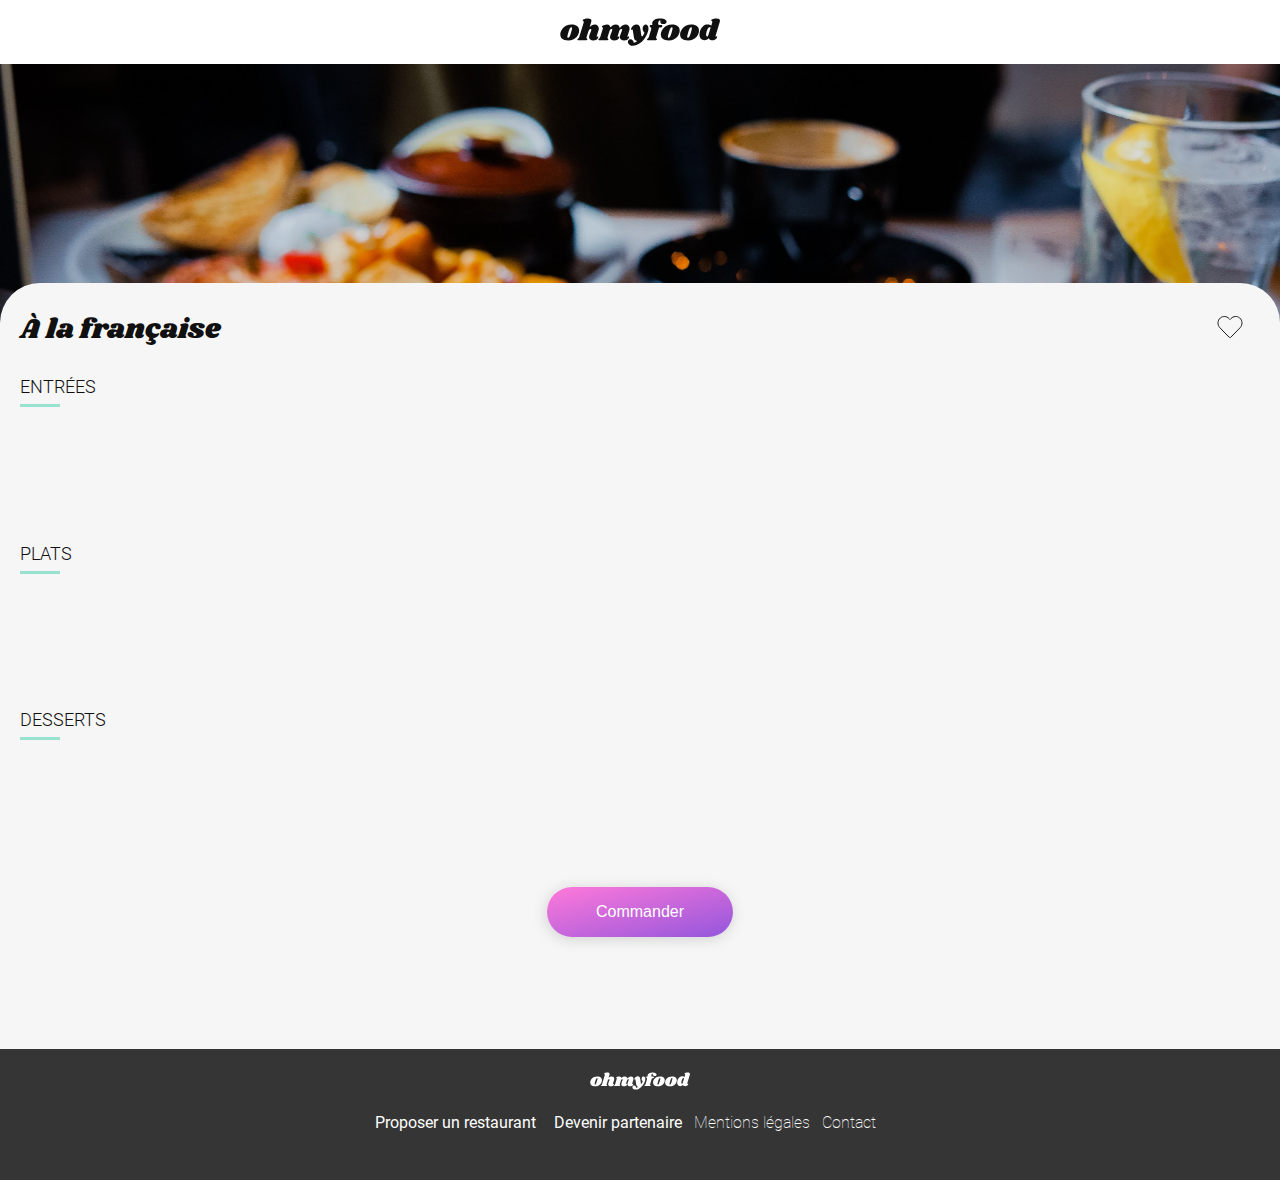
<file: french.html>
<!DOCTYPE html>
<html lang="fr">
	<head>
		<meta charset="UTF-8" />
		<meta http-equiv="X-UA-Compatible" content="IE=edge" />
		<meta name="viewport" content="width=device-width, initial-scale=1.0" />
		<title>A la française | OhMyFood</title>
		<meta
			name="description"
			content="Découvrez À la française un restaurants d'exception, séléctionné par nos soins."
		/>
		<link rel="icon" href="data:," />
		<link rel="stylesheet" href="./sass/main.css" />
		<link
			rel="stylesheet"
			href="https://cdnjs.cloudflare.com/ajax/libs/font-awesome/6.0.0-beta2/css/all.min.css"
			integrity="sha512-YWzhKL2whUzgiheMoBFwW8CKV4qpHQAEuvilg9FAn5VJUDwKZZxkJNuGM4XkWuk94WCrrwslk8yWNGmY1EduTA=="
			crossorigin="anonymous"
			referrerpolicy="no-referrer"
		/>
	</head>
	<body>
		<!-- Header -->
		<header class="header fixed">
			<a class="header__return" href="./index.html">
				<i class="fas fa-arrow-left"></i>
			</a>
			<div class="header__logo">
				<img src="./assets/logo.svg" width="196" height="34" alt="ohmyfood" />
			</div>
		</header>
		<!-- End Header -->
		<!-- Banner -->
		<div class="banner__restaurant">
			<img
				id="french_restaurant"
				src="./assets/a-la-francaise.jpg"
				alt="À la francaise restaurant"
			/>
		</div>
		<!-- End Banner -->
		<!-- Main -->
		<main class="informations french">
			<header class="informations__header">
				<h1 class="informations__title">À la française</h1>
				<div class="card__heart">
					<label for="heart__input6">
						<input
							type="checkbox"
							name="heart"
							id="heart__input6"
							class="heart__input"
						/>
						<svg
							class="heart-main"
							width="100"
							viewBox="0 0 512 512"
							xmlns="http://www.w3.org/2000/svg"
						>
							<path
								d="M462.3 62.6C407.5 15.9 326 24.3 275.7 76.2L256 96.5l-19.7-20.3C186.1 24.3 104.5 15.9 49.7 62.6c-62.8 53.6-66.1 149.8-9.9 207.9l193.5 199.8c12.5 12.9 32.8 12.9 45.3 0l193.5-199.8c56.3-58.1 53-154.3-9.8-207.9z"
							/>
						</svg>
						<svg
							class="heart-bg"
							width="100"
							viewBox="0 0 512 512"
							xmlns="http://www.w3.org/2000/svg"
						>
							<defs>
								<linearGradient id="Gradient6" x1="1" x2="0" y1="0" y2="1">
									<stop offset="10%" stop-color="#9356dc" />
									<stop offset="100%" stop-color="#ff79da" />
								</linearGradient>
							</defs>
							<path
								fill="url(#Gradient6)"
								d="M462.3 62.6C407.5 15.9 326 24.3 275.7 76.2L256 96.5l-19.7-20.3C186.1 24.3 104.5 15.9 49.7 62.6c-62.8 53.6-66.1 149.8-9.9 207.9l193.5 199.8c12.5 12.9 32.8 12.9 45.3 0l193.5-199.8c56.3-58.1 53-154.3-9.8-207.9z"
							/>
						</svg>
					</label>
				</div>
			</header>
			<section class="entree">
				<h2 class="entree__title">entrées</h2>
				<span class="divider"></span>
				<ul class="entree__list">
					<li class="product">
						<div class="product__infos">
							<h3>Tartare de poulpe acidulé</h3>
							<div class="product__line">
								<h5>Aux zests d'orange</h5>
								<span>25€</span>
							</div>
						</div>
						<div class="product__check">
							<i class="fas fa-check-circle"></i>
						</div>
					</li>
					<li class="product">
						<div class="product__infos">
							<h3>Velouté de légumes d'antan</h3>
							<div class="product__line">
								<h5>Carotte, panais, topinambour</h5>
								<span>35€</span>
							</div>
						</div>
						<div class="product__check">
							<i class="fas fa-check-circle"></i>
						</div>
					</li>
					<li class="product">
						<div class="product__infos">
							<h3>Soupe à l'oignon</h3>
							<div class="product__line">
								<h5>Revistée</h5>
								<span>20€</span>
							</div>
						</div>
						<div class="product__check">
							<i class="fas fa-check-circle"></i>
						</div>
					</li>
				</ul>
			</section>
			<section class="plat">
				<h2 class="plat__title">plats</h2>
				<span class="divider"></span>
				<ul class="plat__list">
					<li class="product">
						<div class="product__infos">
							<h3>Coquilles Saint-Jacques</h3>
							<div class="product__line">
								<h5>Accompagnées d'une purée de panais</h5>
								<span>40€</span>
							</div>
						</div>
						<div class="product__check">
							<i class="fas fa-check-circle"></i>
						</div>
					</li>
					<li class="product">
						<div class="product__infos">
							<h3>Magret de canard</h3>
							<div class="product__line">
								<h5>Et parmentier de pommes de terres</h5>
								<span>35€</span>
							</div>
						</div>
						<div class="product__check">
							<i class="fas fa-check-circle"></i>
						</div>
					</li>
					<li class="product">
						<div class="product__infos">
							<h3>Pigeonneau d'Ille-et-Vilaine</h3>
							<div class="product__line">
								<h5>Sur son lit de gnocchis aux légumes</h5>
								<span>44€</span>
							</div>
						</div>
						<div class="product__check">
							<i class="fas fa-check-circle"></i>
						</div>
					</li>
				</ul>
			</section>
			<section class="dessert">
				<h2 class="dessert__title">desserts</h2>
				<span class="divider"></span>
				<ul class="dessert__list">
					<li class="product">
						<div class="product__infos">
							<h3>Pétales de violettes glacés</h3>
							<div class="product__line">
								<h5>Et purée de noisettes</h5>
								<span>18€</span>
							</div>
						</div>
						<div class="product__check">
							<i class="fas fa-check-circle"></i>
						</div>
					</li>
					<li class="product">
						<div class="product__infos">
							<h3>Fondant au chocolat</h3>
							<div class="product__line">
								<h5>Revisité</h5>
								<span>22€</span>
							</div>
						</div>
						<div class="product__check">
							<i class="fas fa-check-circle"></i>
						</div>
					</li>
					<li class="product">
						<div class="product__infos">
							<h3>Millefeuille croustillant</h3>
							<div class="product__line">
								<h5>Myrtilles et pâte d'amande</h5>
								<span>23€</span>
							</div>
						</div>
						<div class="product__check">
							<i class="fas fa-check-circle"></i>
						</div>
					</li>
				</ul>
			</section>
			<div class="informations__cta">
				<button type="button" class="btn btn-primary">Commander</button>
			</div>
		</main>
		<!-- End Main -->
		<!-- Footer -->
		<footer class="footer" id="footer">
			<div class="footer__logo">
				<svg
					width="196"
					height="34"
					viewBox="0 0 196 34"
					fill="none"
					xmlns="http://www.w3.org/2000/svg"
				>
					<path
						d="M13.932 7.956C17.196 7.956 19.596 8.61599 21.132 9.936C22.692 11.256 23.472 12.984 23.472 15.12C23.472 15.84 23.376 16.644 23.184 17.532C22.728 19.5 21.876 21.228 20.628 22.716C19.38 24.18 17.844 25.32 16.02 26.136C14.22 26.928 12.264 27.324 10.152 27.324C6.81599 27.324 4.34399 26.664 2.73599 25.344C1.15199 24 0.359985 22.224 0.359985 20.016C0.359985 19.272 0.455985 18.444 0.647985 17.532C1.10399 15.66 1.96799 14.004 3.23999 12.564C4.53599 11.1 6.10799 9.972 7.95599 9.18C9.82799 8.364 11.82 7.956 13.932 7.956ZM13.824 11.16C13.32 11.16 12.78 11.616 12.204 12.528C11.652 13.416 10.992 15.108 10.224 17.604C9.45599 20.1 9.07199 21.852 9.07199 22.86C9.07199 23.388 9.15599 23.748 9.32399 23.94C9.49199 24.108 9.71999 24.192 10.008 24.192C10.512 24.24 11.028 23.808 11.556 22.896C12.108 21.984 12.792 20.208 13.608 17.568C14.352 15.24 14.724 13.548 14.724 12.492C14.724 11.988 14.64 11.64 14.472 11.448C14.328 11.256 14.112 11.16 13.824 11.16Z"
						fill="#101010"
					/>
					<path
						d="M44.9899 22.032C44.9419 22.128 44.9179 22.272 44.9179 22.464C44.9179 22.632 44.9539 22.764 45.0259 22.86C45.1219 22.956 45.2419 23.004 45.3859 23.004C45.6739 23.004 45.9139 22.884 46.1059 22.644C46.3219 22.38 46.4659 22.248 46.5379 22.248C46.6579 22.248 46.7539 22.332 46.8259 22.5C46.8979 22.644 46.9339 22.824 46.9339 23.04C46.9579 23.736 46.7299 24.42 46.2499 25.092C45.7699 25.74 45.0619 26.28 44.1259 26.712C43.2139 27.12 42.1099 27.324 40.8139 27.324C39.2299 27.324 37.9699 26.964 37.0339 26.244C36.0979 25.5 35.6179 24.516 35.5939 23.292C35.5939 22.404 35.8099 21.408 36.2419 20.304L38.2219 15.12C38.3419 14.808 38.4019 14.556 38.4019 14.364C38.4019 14.052 38.2939 13.812 38.0779 13.644C37.8859 13.452 37.6459 13.356 37.3579 13.356C36.9019 13.356 36.4339 13.572 35.9539 14.004C35.4979 14.412 35.1259 15.084 34.8379 16.02V15.948L32.5699 23.256C32.4979 23.544 32.4619 23.796 32.4619 24.012C32.4619 24.324 32.5219 24.576 32.6419 24.768C32.7619 24.936 32.9299 25.104 33.1459 25.272C33.3139 25.44 33.4339 25.584 33.5059 25.704C33.5779 25.8 33.5899 25.932 33.5419 26.1C33.4219 26.412 33.1819 26.64 32.8219 26.784C32.4619 26.928 31.9099 27 31.1659 27H22.9579C22.3339 27 21.8779 26.904 21.5899 26.712C21.3019 26.496 21.2059 26.22 21.3019 25.884C21.3979 25.596 21.6499 25.344 22.0579 25.128C22.4179 24.936 22.7179 24.708 22.9579 24.444C23.1979 24.18 23.4019 23.76 23.5699 23.184L29.0419 5.22C29.1139 5.004 29.1499 4.824 29.1499 4.68C29.1499 4.416 29.0779 4.2 28.9339 4.032C28.8139 3.864 28.6459 3.696 28.4299 3.528C28.1899 3.336 28.0099 3.168 27.8899 3.024C27.7939 2.88 27.7819 2.688 27.8539 2.448C27.9979 1.896 28.7539 1.416 30.1219 1.00799C31.4899 0.599996 32.9179 0.395996 34.4059 0.395996C35.7979 0.395996 36.8179 0.659996 37.4659 1.188C38.1379 1.716 38.4739 2.436 38.4739 3.348C38.4739 3.876 38.3899 4.392 38.2219 4.896L36.2779 11.232C37.2139 10.008 38.1979 9.156 39.2299 8.676C40.2859 8.196 41.4259 7.956 42.6499 7.956C44.1139 7.956 45.2899 8.4 46.1779 9.288C47.0899 10.176 47.5459 11.328 47.5459 12.744C47.5459 13.488 47.4259 14.22 47.1859 14.94L44.9899 22.032Z"
						fill="#101010"
					/>
					<path
						d="M82.7165 22.032C82.6685 22.128 82.6445 22.272 82.6445 22.464C82.6445 22.632 82.6805 22.764 82.7525 22.86C82.8485 22.956 82.9685 23.004 83.1125 23.004C83.4005 23.004 83.6405 22.884 83.8325 22.644C84.0485 22.38 84.1925 22.248 84.2645 22.248C84.3845 22.248 84.4805 22.332 84.5525 22.5C84.6245 22.644 84.6605 22.824 84.6605 23.04C84.6845 23.736 84.4565 24.42 83.9765 25.092C83.4965 25.74 82.7885 26.28 81.8525 26.712C80.9405 27.12 79.8365 27.324 78.5405 27.324C76.9565 27.324 75.6965 26.964 74.7605 26.244C73.8245 25.5 73.3445 24.516 73.3205 23.292C73.3205 22.404 73.5365 21.408 73.9685 20.304L75.9485 15.12C76.0685 14.808 76.1285 14.556 76.1285 14.364C76.1285 14.052 76.0205 13.812 75.8045 13.644C75.6125 13.452 75.3725 13.356 75.0845 13.356C74.6765 13.356 74.2565 13.536 73.8245 13.896C73.3925 14.256 73.0085 14.82 72.6725 15.588L70.6925 22.032C70.6445 22.128 70.6205 22.272 70.6205 22.464C70.6205 22.632 70.6565 22.764 70.7285 22.86C70.8245 22.956 70.9445 23.004 71.0885 23.004C71.3765 23.004 71.6165 22.884 71.8085 22.644C72.0245 22.38 72.1685 22.248 72.2405 22.248C72.3605 22.248 72.4565 22.332 72.5285 22.5C72.6005 22.644 72.6365 22.824 72.6365 23.04C72.6605 23.736 72.4325 24.42 71.9525 25.092C71.4725 25.74 70.7645 26.28 69.8285 26.712C68.9165 27.12 67.8125 27.324 66.5165 27.324C64.9325 27.324 63.6725 26.964 62.7365 26.244C61.8005 25.5 61.3205 24.516 61.2965 23.292C61.2965 22.404 61.5125 21.408 61.9445 20.304L63.9245 15.12C64.0445 14.808 64.1045 14.556 64.1045 14.364C64.1045 14.052 63.9965 13.812 63.7805 13.644C63.5885 13.452 63.3485 13.356 63.0605 13.356C62.6525 13.356 62.2325 13.536 61.8005 13.896C61.3685 14.232 61.0085 14.784 60.7205 15.552L58.3445 23.256C58.2485 23.52 58.2005 23.772 58.2005 24.012C58.2005 24.3 58.2605 24.54 58.3805 24.732C58.5005 24.9 58.6685 25.08 58.8845 25.272C59.0525 25.416 59.1725 25.548 59.2445 25.668C59.3165 25.788 59.3285 25.932 59.2805 26.1C59.1845 26.412 58.9565 26.64 58.5965 26.784C58.2365 26.928 57.6725 27 56.9045 27H48.6965C48.0725 27 47.6285 26.904 47.3645 26.712C47.0765 26.496 46.9685 26.22 47.0405 25.884C47.1365 25.596 47.3885 25.344 47.7965 25.128C48.1565 24.936 48.4565 24.708 48.6965 24.444C48.9365 24.18 49.1405 23.76 49.3085 23.184L52.5125 12.78C52.5605 12.66 52.5845 12.492 52.5845 12.276C52.5845 12.012 52.5245 11.808 52.4045 11.664C52.3085 11.52 52.1405 11.34 51.9005 11.124C51.6605 10.932 51.4925 10.764 51.3965 10.62C51.3005 10.476 51.2885 10.284 51.3605 10.044C51.5045 9.492 52.2605 9.012 53.6285 8.604C54.9965 8.172 56.4245 7.956 57.9125 7.956C59.0885 7.956 60.0125 8.28 60.6845 8.928C61.3805 9.576 61.7165 10.464 61.6925 11.592C62.6765 10.224 63.7085 9.276 64.7885 8.748C65.8925 8.22 67.0805 7.956 68.3525 7.956C69.7445 7.956 70.8725 8.364 71.7365 9.18C72.6245 9.972 73.1165 11.016 73.2125 12.312C74.2445 10.68 75.3485 9.552 76.5245 8.928C77.7005 8.28 78.9845 7.956 80.3765 7.956C81.8405 7.956 83.0165 8.4 83.9045 9.288C84.8165 10.176 85.2725 11.328 85.2725 12.744C85.2725 13.488 85.1525 14.22 84.9125 14.94L82.7165 22.032Z"
						fill="#101010"
					/>
					<path
						d="M104.932 7.956C105.988 7.956 106.828 8.388 107.452 9.252C108.1 10.092 108.424 11.244 108.424 12.708C108.424 13.98 108.196 15.348 107.74 16.812C106.852 19.764 105.424 22.548 103.456 25.164C101.512 27.78 99.2675 29.88 96.7235 31.464C94.2035 33.048 91.6836 33.84 89.1636 33.84C87.9156 33.84 86.8355 33.624 85.9235 33.192C85.0355 32.76 84.3635 32.184 83.9075 31.464C83.4275 30.744 83.1875 29.976 83.1875 29.16C83.1875 28.8 83.2475 28.404 83.3675 27.972C83.5835 27.3 83.9435 26.784 84.4475 26.424C84.9515 26.064 85.5516 25.884 86.2476 25.884C87.3516 25.884 88.2515 26.256 88.9475 27C89.6675 27.768 90.1236 28.812 90.3156 30.132C91.8516 30.06 93.2675 29.4 94.5635 28.152C93.3395 27.936 92.4275 27.528 91.8275 26.928C91.2515 26.304 90.8555 25.344 90.6395 24.048L89.1995 15.228C89.1275 14.772 89.0195 14.46 88.8755 14.292C88.7555 14.1 88.5876 14.004 88.3716 14.004C88.2036 14.004 87.9995 14.088 87.7595 14.256C87.5435 14.424 87.3875 14.508 87.2915 14.508C87.0995 14.508 87.0035 14.304 87.0035 13.896C87.0035 13.56 87.0635 13.2 87.1835 12.816C87.6155 11.448 88.4196 10.296 89.5956 9.36C90.7716 8.4 92.1395 7.92 93.6995 7.92C95.2355 7.92 96.3635 8.376 97.0835 9.288C97.8275 10.2 98.3076 11.604 98.5236 13.5L99.6035 21.42C99.6755 22.02 99.8915 22.32 100.252 22.32C100.684 22.32 101.188 21.936 101.764 21.168C102.34 20.376 102.904 19.26 103.456 17.82C102.736 17.172 102.184 16.428 101.8 15.588C101.416 14.748 101.224 13.848 101.224 12.888C101.224 12.144 101.32 11.472 101.512 10.872C101.8 9.912 102.244 9.192 102.844 8.712C103.468 8.208 104.164 7.956 104.932 7.956Z"
						fill="#101010"
					/>
					<path
						d="M122.864 0.395996C125.432 0.395996 127.352 0.791996 128.624 1.584C129.92 2.352 130.568 3.3 130.568 4.428C130.568 5.34 130.184 6.048 129.416 6.552C128.672 7.032 127.688 7.272 126.464 7.272C125.336 7.272 124.46 6.996 123.836 6.444C123.212 5.892 122.9 5.208 122.9 4.392C122.9 3.888 123.056 3.36 123.368 2.808C122.648 2.808 122.048 2.988 121.568 3.348C121.088 3.684 120.716 4.272 120.452 5.112C120.308 5.64 120.236 6.132 120.236 6.588C120.236 7.164 120.332 7.62 120.524 7.956C120.74 8.268 121.04 8.424 121.424 8.424H123.548C124.796 8.424 125.42 8.808 125.42 9.576C125.42 9.672 125.396 9.816 125.348 10.008C125.204 10.536 124.904 10.932 124.448 11.196C124.016 11.46 123.356 11.592 122.468 11.592H121.388L117.824 23.256C117.752 23.544 117.716 23.796 117.716 24.012C117.716 24.324 117.776 24.576 117.896 24.768C118.016 24.936 118.184 25.104 118.4 25.272C118.568 25.44 118.688 25.584 118.76 25.704C118.832 25.8 118.844 25.932 118.796 26.1C118.676 26.412 118.436 26.64 118.076 26.784C117.716 26.928 117.164 27 116.42 27H108.212C107.588 27 107.132 26.904 106.844 26.712C106.556 26.496 106.46 26.22 106.556 25.884C106.652 25.596 106.904 25.344 107.312 25.128C107.672 24.936 107.972 24.708 108.212 24.444C108.452 24.18 108.656 23.76 108.824 23.184L111.632 13.968C111.752 13.608 111.812 13.236 111.812 12.852C111.812 12.372 111.704 12 111.488 11.736C111.296 11.448 110.996 11.136 110.588 10.8C110.324 10.584 110.12 10.404 109.976 10.26C109.856 10.092 109.796 9.9 109.796 9.684C109.772 9.228 109.928 8.904 110.264 8.712C110.624 8.52 111.296 8.424 112.28 8.424H113.18C113.012 7.824 112.928 7.224 112.928 6.624C112.928 6.024 113.036 5.4 113.252 4.752C113.708 3.528 114.68 2.496 116.168 1.65599C117.68 0.815996 119.912 0.395996 122.864 0.395996Z"
						fill="#101010"
					/>
					<path
						d="M137.084 7.956C140.348 7.956 142.748 8.61599 144.284 9.936C145.844 11.256 146.624 12.984 146.624 15.12C146.624 15.84 146.528 16.644 146.336 17.532C145.88 19.5 145.028 21.228 143.78 22.716C142.532 24.18 140.996 25.32 139.172 26.136C137.372 26.928 135.416 27.324 133.304 27.324C129.968 27.324 127.496 26.664 125.888 25.344C124.304 24 123.512 22.224 123.512 20.016C123.512 19.272 123.608 18.444 123.8 17.532C124.256 15.66 125.12 14.004 126.392 12.564C127.688 11.1 129.26 9.972 131.108 9.18C132.98 8.364 134.972 7.956 137.084 7.956ZM136.976 11.16C136.472 11.16 135.932 11.616 135.356 12.528C134.804 13.416 134.144 15.108 133.376 17.604C132.608 20.1 132.224 21.852 132.224 22.86C132.224 23.388 132.308 23.748 132.476 23.94C132.644 24.108 132.872 24.192 133.16 24.192C133.664 24.24 134.18 23.808 134.708 22.896C135.26 21.984 135.944 20.208 136.76 17.568C137.504 15.24 137.876 13.548 137.876 12.492C137.876 11.988 137.792 11.64 137.624 11.448C137.48 11.256 137.264 11.16 136.976 11.16Z"
						fill="#101010"
					/>
					<path
						d="M160.709 7.956C163.973 7.956 166.373 8.61599 167.909 9.936C169.469 11.256 170.249 12.984 170.249 15.12C170.249 15.84 170.153 16.644 169.961 17.532C169.505 19.5 168.653 21.228 167.405 22.716C166.157 24.18 164.621 25.32 162.797 26.136C160.997 26.928 159.041 27.324 156.929 27.324C153.593 27.324 151.121 26.664 149.513 25.344C147.929 24 147.137 22.224 147.137 20.016C147.137 19.272 147.233 18.444 147.425 17.532C147.881 15.66 148.745 14.004 150.017 12.564C151.313 11.1 152.885 9.972 154.733 9.18C156.605 8.364 158.597 7.956 160.709 7.956ZM160.601 11.16C160.097 11.16 159.557 11.616 158.981 12.528C158.429 13.416 157.769 15.108 157.001 17.604C156.233 20.1 155.849 21.852 155.849 22.86C155.849 23.388 155.933 23.748 156.101 23.94C156.269 24.108 156.497 24.192 156.785 24.192C157.289 24.24 157.805 23.808 158.333 22.896C158.885 21.984 159.569 20.208 160.385 17.568C161.129 15.24 161.501 13.548 161.501 12.492C161.501 11.988 161.417 11.64 161.249 11.448C161.105 11.256 160.889 11.16 160.601 11.16Z"
						fill="#101010"
					/>
					<path
						d="M190.526 21.816C190.478 22.008 190.454 22.14 190.454 22.212C190.454 22.38 190.502 22.512 190.598 22.608C190.694 22.704 190.814 22.752 190.958 22.752C191.246 22.752 191.486 22.632 191.678 22.392C191.894 22.128 192.038 21.996 192.11 21.996C192.23 21.996 192.326 22.08 192.398 22.248C192.47 22.416 192.506 22.608 192.506 22.824C192.53 23.472 192.278 24.132 191.75 24.804C191.246 25.476 190.562 26.028 189.698 26.46C188.834 26.892 187.898 27.108 186.89 27.108C185.69 27.108 184.646 26.88 183.758 26.424C182.87 25.968 182.258 25.368 181.922 24.624C181.274 25.464 180.53 26.088 179.69 26.496C178.85 26.904 177.962 27.108 177.026 27.108C175.922 27.108 174.89 26.832 173.93 26.28C172.994 25.728 172.238 24.948 171.662 23.94C171.11 22.908 170.834 21.744 170.834 20.448C170.834 18.264 171.242 16.212 172.058 14.292C172.898 12.348 174.062 10.788 175.55 9.612C177.038 8.412 178.73 7.812 180.626 7.812C181.658 7.812 182.534 7.932 183.254 8.172C183.998 8.412 184.67 8.772 185.27 9.252L186.494 5.22C186.566 5.004 186.602 4.824 186.602 4.68C186.602 4.416 186.53 4.2 186.386 4.032C186.266 3.864 186.098 3.696 185.882 3.528C185.642 3.336 185.462 3.168 185.342 3.024C185.246 2.88 185.234 2.688 185.306 2.448C185.45 1.896 186.206 1.416 187.574 1.00799C188.942 0.599996 190.37 0.395996 191.858 0.395996C193.25 0.395996 194.27 0.659996 194.918 1.188C195.59 1.716 195.926 2.436 195.926 3.348C195.926 3.876 195.842 4.392 195.674 4.896L190.526 21.816ZM184.514 11.7C184.13 11.364 183.71 11.196 183.254 11.196C182.558 11.196 181.874 11.712 181.202 12.744C180.53 13.776 179.99 15.024 179.582 16.488C179.174 17.952 178.982 19.272 179.006 20.448C179.006 21.768 179.438 22.428 180.302 22.428C180.614 22.428 180.878 22.308 181.094 22.068C181.31 21.804 181.514 21.384 181.706 20.808L184.514 11.7Z"
						fill="#101010"
					/>
				</svg>
			</div>
			<nav class="footer__navbar">
				<ul class="footer__list">
					<li class="footer__item">
						<a href="#footer">
							<i class="fas fa-utensils"></i>
							<span>Proposer un restaurant</span>
						</a>
					</li>
					<li class="footer__item">
						<a href="#footer">
							<i id="f-icon" class="fas fa-hands-helping"></i>
							<span>Devenir partenaire</span>
						</a>
					</li>
					<li class="footer__item">
						<a class="footer__item-thin" href="#footer">Mentions légales</a>
					</li>
					<li class="footer__item">
						<a class="footer__item-thin" href="mailto:contact@ohmyfood.com"
							>Contact</a
						>
					</li>
				</ul>
			</nav>
		</footer>
		<!-- End Footer -->
	</body>
</html>
</file>
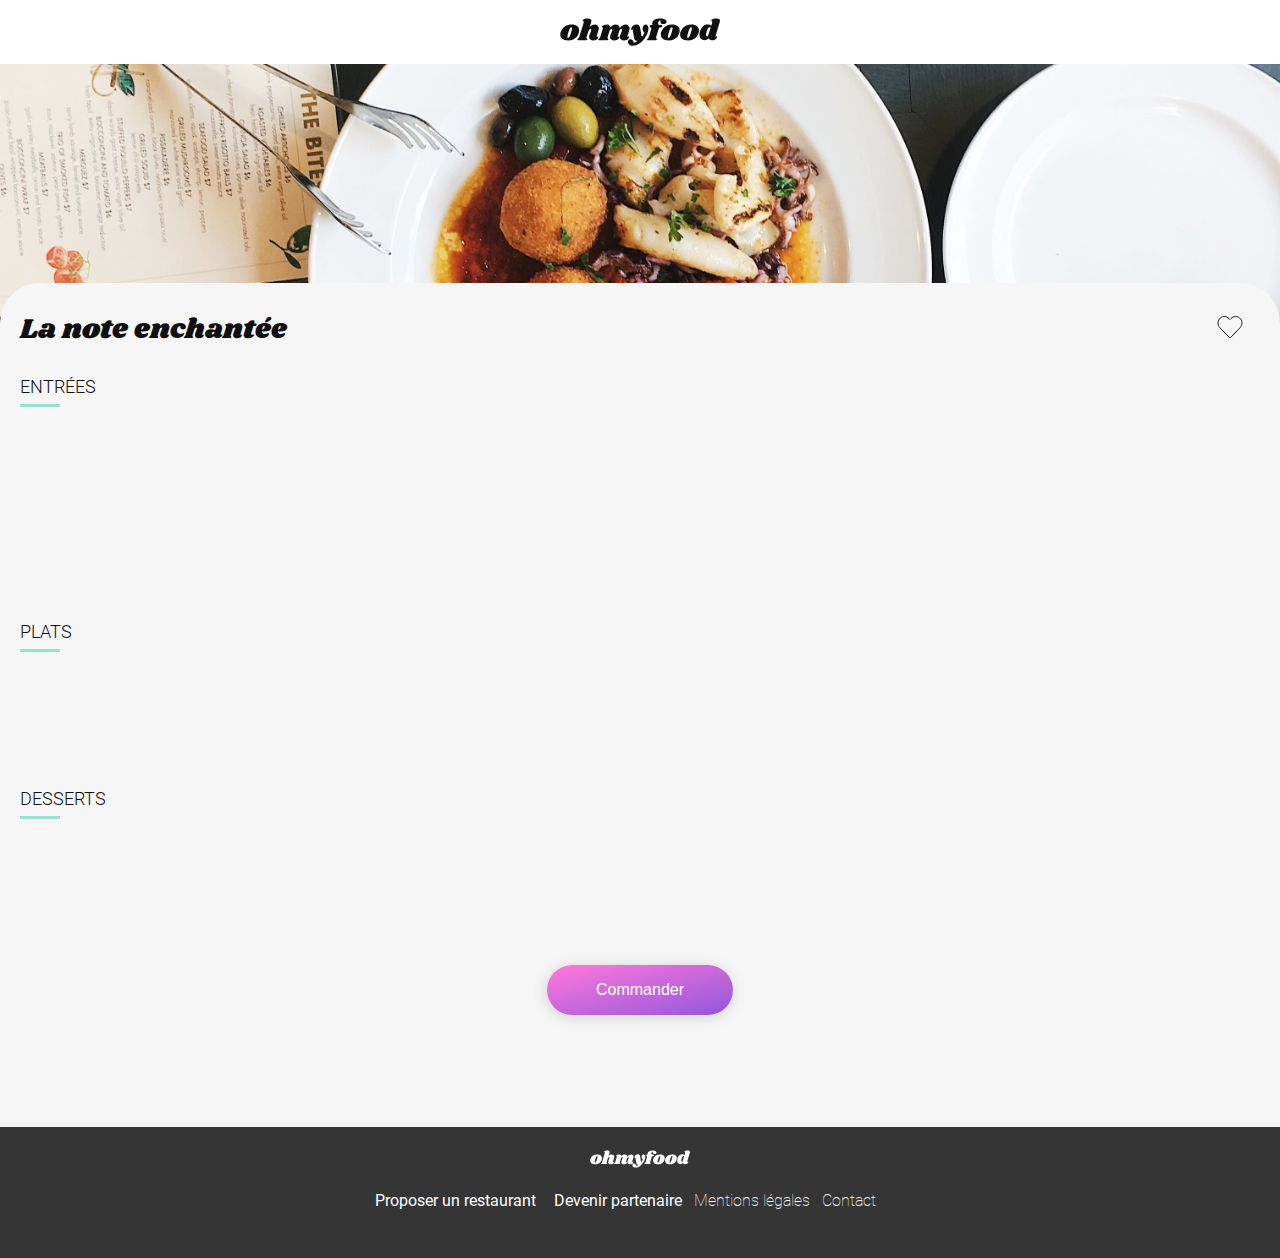
<file: note.html>
<!DOCTYPE html>
<html lang="fr">
	<head>
		<meta charset="UTF-8" />
		<meta http-equiv="X-UA-Compatible" content="IE=edge" />
		<meta name="viewport" content="width=device-width, initial-scale=1.0" />
		<title>La note enchantée | OhMyFood</title>
		<meta
			name="description"
			content="Découvrez La note enchantée un restaurants d'exception, séléctionné par nos soins."
		/>
		<link rel="icon" href="data:," />
		<link rel="stylesheet" href="./sass/main.css" />
		<link
			rel="stylesheet"
			href="https://cdnjs.cloudflare.com/ajax/libs/font-awesome/6.0.0-beta2/css/all.min.css"
			integrity="sha512-YWzhKL2whUzgiheMoBFwW8CKV4qpHQAEuvilg9FAn5VJUDwKZZxkJNuGM4XkWuk94WCrrwslk8yWNGmY1EduTA=="
			crossorigin="anonymous"
			referrerpolicy="no-referrer"
		/>
	</head>
	<body>
		<!-- Header -->
		<header class="header fixed">
			<a class="header__return" href="./index.html">
				<i class="fas fa-arrow-left"></i>
			</a>
			<div class="header__logo">
				<img src="./assets/logo.svg" width="196" height="34" alt="ohmyfood" />
			</div>
		</header>
		<!-- End Header -->
		<!-- Banner -->
		<div class="banner__restaurant">
			<img
				id="note_restaurant"
				src="./assets/la-note-enchantee.jpg"
				alt="La note enchantée restaurant"
			/>
		</div>
		<!-- End Banner -->
		<!-- Main -->
		<main class="informations note">
			<header class="informations__header">
				<h1 class="informations__title">La note enchantée</h1>
				<div class="card__heart">
					<label for="heart__input7">
						<input
							type="checkbox"
							name="heart"
							id="heart__input7"
							class="heart__input"
						/>
						<svg
							class="heart-main"
							width="100"
							viewBox="0 0 512 512"
							xmlns="http://www.w3.org/2000/svg"
						>
							<path
								d="M462.3 62.6C407.5 15.9 326 24.3 275.7 76.2L256 96.5l-19.7-20.3C186.1 24.3 104.5 15.9 49.7 62.6c-62.8 53.6-66.1 149.8-9.9 207.9l193.5 199.8c12.5 12.9 32.8 12.9 45.3 0l193.5-199.8c56.3-58.1 53-154.3-9.8-207.9z"
							/>
						</svg>
						<svg
							class="heart-bg"
							width="100"
							viewBox="0 0 512 512"
							xmlns="http://www.w3.org/2000/svg"
						>
							<defs>
								<linearGradient id="Gradient7" x1="1" x2="0" y1="0" y2="1">
									<stop offset="10%" stop-color="#9356dc" />
									<stop offset="100%" stop-color="#ff79da" />
								</linearGradient>
							</defs>
							<path
								fill="url(#Gradient7)"
								d="M462.3 62.6C407.5 15.9 326 24.3 275.7 76.2L256 96.5l-19.7-20.3C186.1 24.3 104.5 15.9 49.7 62.6c-62.8 53.6-66.1 149.8-9.9 207.9l193.5 199.8c12.5 12.9 32.8 12.9 45.3 0l193.5-199.8c56.3-58.1 53-154.3-9.8-207.9z"
							/>
						</svg>
					</label>
				</div>
			</header>
			<section class="entree">
				<h2 class="entree__title">entrées</h2>
				<span class="divider"></span>
				<ul class="entree__list">
					<li class="product">
						<div class="product__infos">
							<h3>Ravioles de foie gras</h3>
							<div class="product__line">
								<h5>Accompagnés de leur crème à la truffe</h5>
								<span>25€</span>
							</div>
						</div>
						<div class="product__check">
							<i class="fas fa-check-circle"></i>
						</div>
					</li>
					<li class="product">
						<div class="product__infos">
							<h3>Caviar osciètre</h3>
							<div class="product__line">
								<h5>Sur blini à la farine de blé noir</h5>
								<span>35€</span>
							</div>
						</div>
						<div class="product__check">
							<i class="fas fa-check-circle"></i>
						</div>
					</li>
					<li class="product">
						<div class="product__infos">
							<h3>Homard et espuma de crevettes</h3>
							<div class="product__line">
								<h5>Mariné aux zests d'orange</h5>
								<span>20€</span>
							</div>
						</div>
						<div class="product__check">
							<i class="fas fa-check-circle"></i>
						</div>
					</li>
					<li class="product">
						<div class="product__infos">
							<h3>Foie gras de canard cuit entier</h3>
							<div class="product__line">
								<h5>Confiture de figue et pain toasté</h5>
								<span>35€</span>
							</div>
						</div>
						<div class="product__check">
							<i class="fas fa-check-circle"></i>
						</div>
					</li>
				</ul>
			</section>
			<section class="plat">
				<h2 class="plat__title">plats</h2>
				<span class="divider"></span>
				<ul class="plat__list">
					<li class="product">
						<div class="product__infos">
							<h3>Noix de coquilles Saint-Jacques</h3>
							<div class="product__line">
								<h5>Sur lit de purée de céleri-rave</h5>
								<span>40€</span>
							</div>
						</div>
						<div class="product__check">
							<i class="fas fa-check-circle"></i>
						</div>
					</li>
					<li class="product">
						<div class="product__infos">
							<h3>Langoustine poêlée</h3>
							<div class="product__line">
								<h5>Purée de patate douce</h5>
								<span>35€</span>
							</div>
						</div>
						<div class="product__check">
							<i class="fas fa-check-circle"></i>
						</div>
					</li>
					<li class="product">
						<div class="product__infos">
							<h3>Mijoté de queue de boeuf</h3>
							<div class="product__line">
								<h5>Et riz sauvage aux zests de citron</h5>
								<span>44€</span>
							</div>
						</div>
						<div class="product__check">
							<i class="fas fa-check-circle"></i>
						</div>
					</li>
				</ul>
			</section>
			<section class="dessert">
				<h2 class="dessert__title">desserts</h2>
				<span class="divider"></span>
				<ul class="dessert__list">
					<li class="product">
						<div class="product__infos">
							<h3>Macaron noisette et chocolat</h3>
							<div class="product__line">
								<h5>Glace au caramel brun et sel de Guérande</h5>
								<span>18€</span>
							</div>
						</div>
						<div class="product__check">
							<i class="fas fa-check-circle"></i>
						</div>
					</li>
					<li class="product">
						<div class="product__infos">
							<h3>Baba au rhum revisté</h3>
							<div class="product__line">
								<h5>Avec son coulis de citron</h5>
								<span>22€</span>
							</div>
						</div>
						<div class="product__check">
							<i class="fas fa-check-circle"></i>
						</div>
					</li>
					<li class="product">
						<div class="product__infos">
							<h3>Tarte au citron meringuée</h3>
							<div class="product__line">
								<h5>Destructurée</h5>
								<span>23€</span>
							</div>
						</div>
						<div class="product__check">
							<i class="fas fa-check-circle"></i>
						</div>
					</li>
				</ul>
			</section>
			<div class="informations__cta">
				<button type="button" class="btn btn-primary">Commander</button>
			</div>
		</main>
		<!-- End Main -->
		<!-- Footer -->
		<footer class="footer" id="footer">
			<div class="footer__logo">
				<svg
					width="196"
					height="34"
					viewBox="0 0 196 34"
					fill="none"
					xmlns="http://www.w3.org/2000/svg"
				>
					<path
						d="M13.932 7.956C17.196 7.956 19.596 8.61599 21.132 9.936C22.692 11.256 23.472 12.984 23.472 15.12C23.472 15.84 23.376 16.644 23.184 17.532C22.728 19.5 21.876 21.228 20.628 22.716C19.38 24.18 17.844 25.32 16.02 26.136C14.22 26.928 12.264 27.324 10.152 27.324C6.81599 27.324 4.34399 26.664 2.73599 25.344C1.15199 24 0.359985 22.224 0.359985 20.016C0.359985 19.272 0.455985 18.444 0.647985 17.532C1.10399 15.66 1.96799 14.004 3.23999 12.564C4.53599 11.1 6.10799 9.972 7.95599 9.18C9.82799 8.364 11.82 7.956 13.932 7.956ZM13.824 11.16C13.32 11.16 12.78 11.616 12.204 12.528C11.652 13.416 10.992 15.108 10.224 17.604C9.45599 20.1 9.07199 21.852 9.07199 22.86C9.07199 23.388 9.15599 23.748 9.32399 23.94C9.49199 24.108 9.71999 24.192 10.008 24.192C10.512 24.24 11.028 23.808 11.556 22.896C12.108 21.984 12.792 20.208 13.608 17.568C14.352 15.24 14.724 13.548 14.724 12.492C14.724 11.988 14.64 11.64 14.472 11.448C14.328 11.256 14.112 11.16 13.824 11.16Z"
						fill="#101010"
					/>
					<path
						d="M44.9899 22.032C44.9419 22.128 44.9179 22.272 44.9179 22.464C44.9179 22.632 44.9539 22.764 45.0259 22.86C45.1219 22.956 45.2419 23.004 45.3859 23.004C45.6739 23.004 45.9139 22.884 46.1059 22.644C46.3219 22.38 46.4659 22.248 46.5379 22.248C46.6579 22.248 46.7539 22.332 46.8259 22.5C46.8979 22.644 46.9339 22.824 46.9339 23.04C46.9579 23.736 46.7299 24.42 46.2499 25.092C45.7699 25.74 45.0619 26.28 44.1259 26.712C43.2139 27.12 42.1099 27.324 40.8139 27.324C39.2299 27.324 37.9699 26.964 37.0339 26.244C36.0979 25.5 35.6179 24.516 35.5939 23.292C35.5939 22.404 35.8099 21.408 36.2419 20.304L38.2219 15.12C38.3419 14.808 38.4019 14.556 38.4019 14.364C38.4019 14.052 38.2939 13.812 38.0779 13.644C37.8859 13.452 37.6459 13.356 37.3579 13.356C36.9019 13.356 36.4339 13.572 35.9539 14.004C35.4979 14.412 35.1259 15.084 34.8379 16.02V15.948L32.5699 23.256C32.4979 23.544 32.4619 23.796 32.4619 24.012C32.4619 24.324 32.5219 24.576 32.6419 24.768C32.7619 24.936 32.9299 25.104 33.1459 25.272C33.3139 25.44 33.4339 25.584 33.5059 25.704C33.5779 25.8 33.5899 25.932 33.5419 26.1C33.4219 26.412 33.1819 26.64 32.8219 26.784C32.4619 26.928 31.9099 27 31.1659 27H22.9579C22.3339 27 21.8779 26.904 21.5899 26.712C21.3019 26.496 21.2059 26.22 21.3019 25.884C21.3979 25.596 21.6499 25.344 22.0579 25.128C22.4179 24.936 22.7179 24.708 22.9579 24.444C23.1979 24.18 23.4019 23.76 23.5699 23.184L29.0419 5.22C29.1139 5.004 29.1499 4.824 29.1499 4.68C29.1499 4.416 29.0779 4.2 28.9339 4.032C28.8139 3.864 28.6459 3.696 28.4299 3.528C28.1899 3.336 28.0099 3.168 27.8899 3.024C27.7939 2.88 27.7819 2.688 27.8539 2.448C27.9979 1.896 28.7539 1.416 30.1219 1.00799C31.4899 0.599996 32.9179 0.395996 34.4059 0.395996C35.7979 0.395996 36.8179 0.659996 37.4659 1.188C38.1379 1.716 38.4739 2.436 38.4739 3.348C38.4739 3.876 38.3899 4.392 38.2219 4.896L36.2779 11.232C37.2139 10.008 38.1979 9.156 39.2299 8.676C40.2859 8.196 41.4259 7.956 42.6499 7.956C44.1139 7.956 45.2899 8.4 46.1779 9.288C47.0899 10.176 47.5459 11.328 47.5459 12.744C47.5459 13.488 47.4259 14.22 47.1859 14.94L44.9899 22.032Z"
						fill="#101010"
					/>
					<path
						d="M82.7165 22.032C82.6685 22.128 82.6445 22.272 82.6445 22.464C82.6445 22.632 82.6805 22.764 82.7525 22.86C82.8485 22.956 82.9685 23.004 83.1125 23.004C83.4005 23.004 83.6405 22.884 83.8325 22.644C84.0485 22.38 84.1925 22.248 84.2645 22.248C84.3845 22.248 84.4805 22.332 84.5525 22.5C84.6245 22.644 84.6605 22.824 84.6605 23.04C84.6845 23.736 84.4565 24.42 83.9765 25.092C83.4965 25.74 82.7885 26.28 81.8525 26.712C80.9405 27.12 79.8365 27.324 78.5405 27.324C76.9565 27.324 75.6965 26.964 74.7605 26.244C73.8245 25.5 73.3445 24.516 73.3205 23.292C73.3205 22.404 73.5365 21.408 73.9685 20.304L75.9485 15.12C76.0685 14.808 76.1285 14.556 76.1285 14.364C76.1285 14.052 76.0205 13.812 75.8045 13.644C75.6125 13.452 75.3725 13.356 75.0845 13.356C74.6765 13.356 74.2565 13.536 73.8245 13.896C73.3925 14.256 73.0085 14.82 72.6725 15.588L70.6925 22.032C70.6445 22.128 70.6205 22.272 70.6205 22.464C70.6205 22.632 70.6565 22.764 70.7285 22.86C70.8245 22.956 70.9445 23.004 71.0885 23.004C71.3765 23.004 71.6165 22.884 71.8085 22.644C72.0245 22.38 72.1685 22.248 72.2405 22.248C72.3605 22.248 72.4565 22.332 72.5285 22.5C72.6005 22.644 72.6365 22.824 72.6365 23.04C72.6605 23.736 72.4325 24.42 71.9525 25.092C71.4725 25.74 70.7645 26.28 69.8285 26.712C68.9165 27.12 67.8125 27.324 66.5165 27.324C64.9325 27.324 63.6725 26.964 62.7365 26.244C61.8005 25.5 61.3205 24.516 61.2965 23.292C61.2965 22.404 61.5125 21.408 61.9445 20.304L63.9245 15.12C64.0445 14.808 64.1045 14.556 64.1045 14.364C64.1045 14.052 63.9965 13.812 63.7805 13.644C63.5885 13.452 63.3485 13.356 63.0605 13.356C62.6525 13.356 62.2325 13.536 61.8005 13.896C61.3685 14.232 61.0085 14.784 60.7205 15.552L58.3445 23.256C58.2485 23.52 58.2005 23.772 58.2005 24.012C58.2005 24.3 58.2605 24.54 58.3805 24.732C58.5005 24.9 58.6685 25.08 58.8845 25.272C59.0525 25.416 59.1725 25.548 59.2445 25.668C59.3165 25.788 59.3285 25.932 59.2805 26.1C59.1845 26.412 58.9565 26.64 58.5965 26.784C58.2365 26.928 57.6725 27 56.9045 27H48.6965C48.0725 27 47.6285 26.904 47.3645 26.712C47.0765 26.496 46.9685 26.22 47.0405 25.884C47.1365 25.596 47.3885 25.344 47.7965 25.128C48.1565 24.936 48.4565 24.708 48.6965 24.444C48.9365 24.18 49.1405 23.76 49.3085 23.184L52.5125 12.78C52.5605 12.66 52.5845 12.492 52.5845 12.276C52.5845 12.012 52.5245 11.808 52.4045 11.664C52.3085 11.52 52.1405 11.34 51.9005 11.124C51.6605 10.932 51.4925 10.764 51.3965 10.62C51.3005 10.476 51.2885 10.284 51.3605 10.044C51.5045 9.492 52.2605 9.012 53.6285 8.604C54.9965 8.172 56.4245 7.956 57.9125 7.956C59.0885 7.956 60.0125 8.28 60.6845 8.928C61.3805 9.576 61.7165 10.464 61.6925 11.592C62.6765 10.224 63.7085 9.276 64.7885 8.748C65.8925 8.22 67.0805 7.956 68.3525 7.956C69.7445 7.956 70.8725 8.364 71.7365 9.18C72.6245 9.972 73.1165 11.016 73.2125 12.312C74.2445 10.68 75.3485 9.552 76.5245 8.928C77.7005 8.28 78.9845 7.956 80.3765 7.956C81.8405 7.956 83.0165 8.4 83.9045 9.288C84.8165 10.176 85.2725 11.328 85.2725 12.744C85.2725 13.488 85.1525 14.22 84.9125 14.94L82.7165 22.032Z"
						fill="#101010"
					/>
					<path
						d="M104.932 7.956C105.988 7.956 106.828 8.388 107.452 9.252C108.1 10.092 108.424 11.244 108.424 12.708C108.424 13.98 108.196 15.348 107.74 16.812C106.852 19.764 105.424 22.548 103.456 25.164C101.512 27.78 99.2675 29.88 96.7235 31.464C94.2035 33.048 91.6836 33.84 89.1636 33.84C87.9156 33.84 86.8355 33.624 85.9235 33.192C85.0355 32.76 84.3635 32.184 83.9075 31.464C83.4275 30.744 83.1875 29.976 83.1875 29.16C83.1875 28.8 83.2475 28.404 83.3675 27.972C83.5835 27.3 83.9435 26.784 84.4475 26.424C84.9515 26.064 85.5516 25.884 86.2476 25.884C87.3516 25.884 88.2515 26.256 88.9475 27C89.6675 27.768 90.1236 28.812 90.3156 30.132C91.8516 30.06 93.2675 29.4 94.5635 28.152C93.3395 27.936 92.4275 27.528 91.8275 26.928C91.2515 26.304 90.8555 25.344 90.6395 24.048L89.1995 15.228C89.1275 14.772 89.0195 14.46 88.8755 14.292C88.7555 14.1 88.5876 14.004 88.3716 14.004C88.2036 14.004 87.9995 14.088 87.7595 14.256C87.5435 14.424 87.3875 14.508 87.2915 14.508C87.0995 14.508 87.0035 14.304 87.0035 13.896C87.0035 13.56 87.0635 13.2 87.1835 12.816C87.6155 11.448 88.4196 10.296 89.5956 9.36C90.7716 8.4 92.1395 7.92 93.6995 7.92C95.2355 7.92 96.3635 8.376 97.0835 9.288C97.8275 10.2 98.3076 11.604 98.5236 13.5L99.6035 21.42C99.6755 22.02 99.8915 22.32 100.252 22.32C100.684 22.32 101.188 21.936 101.764 21.168C102.34 20.376 102.904 19.26 103.456 17.82C102.736 17.172 102.184 16.428 101.8 15.588C101.416 14.748 101.224 13.848 101.224 12.888C101.224 12.144 101.32 11.472 101.512 10.872C101.8 9.912 102.244 9.192 102.844 8.712C103.468 8.208 104.164 7.956 104.932 7.956Z"
						fill="#101010"
					/>
					<path
						d="M122.864 0.395996C125.432 0.395996 127.352 0.791996 128.624 1.584C129.92 2.352 130.568 3.3 130.568 4.428C130.568 5.34 130.184 6.048 129.416 6.552C128.672 7.032 127.688 7.272 126.464 7.272C125.336 7.272 124.46 6.996 123.836 6.444C123.212 5.892 122.9 5.208 122.9 4.392C122.9 3.888 123.056 3.36 123.368 2.808C122.648 2.808 122.048 2.988 121.568 3.348C121.088 3.684 120.716 4.272 120.452 5.112C120.308 5.64 120.236 6.132 120.236 6.588C120.236 7.164 120.332 7.62 120.524 7.956C120.74 8.268 121.04 8.424 121.424 8.424H123.548C124.796 8.424 125.42 8.808 125.42 9.576C125.42 9.672 125.396 9.816 125.348 10.008C125.204 10.536 124.904 10.932 124.448 11.196C124.016 11.46 123.356 11.592 122.468 11.592H121.388L117.824 23.256C117.752 23.544 117.716 23.796 117.716 24.012C117.716 24.324 117.776 24.576 117.896 24.768C118.016 24.936 118.184 25.104 118.4 25.272C118.568 25.44 118.688 25.584 118.76 25.704C118.832 25.8 118.844 25.932 118.796 26.1C118.676 26.412 118.436 26.64 118.076 26.784C117.716 26.928 117.164 27 116.42 27H108.212C107.588 27 107.132 26.904 106.844 26.712C106.556 26.496 106.46 26.22 106.556 25.884C106.652 25.596 106.904 25.344 107.312 25.128C107.672 24.936 107.972 24.708 108.212 24.444C108.452 24.18 108.656 23.76 108.824 23.184L111.632 13.968C111.752 13.608 111.812 13.236 111.812 12.852C111.812 12.372 111.704 12 111.488 11.736C111.296 11.448 110.996 11.136 110.588 10.8C110.324 10.584 110.12 10.404 109.976 10.26C109.856 10.092 109.796 9.9 109.796 9.684C109.772 9.228 109.928 8.904 110.264 8.712C110.624 8.52 111.296 8.424 112.28 8.424H113.18C113.012 7.824 112.928 7.224 112.928 6.624C112.928 6.024 113.036 5.4 113.252 4.752C113.708 3.528 114.68 2.496 116.168 1.65599C117.68 0.815996 119.912 0.395996 122.864 0.395996Z"
						fill="#101010"
					/>
					<path
						d="M137.084 7.956C140.348 7.956 142.748 8.61599 144.284 9.936C145.844 11.256 146.624 12.984 146.624 15.12C146.624 15.84 146.528 16.644 146.336 17.532C145.88 19.5 145.028 21.228 143.78 22.716C142.532 24.18 140.996 25.32 139.172 26.136C137.372 26.928 135.416 27.324 133.304 27.324C129.968 27.324 127.496 26.664 125.888 25.344C124.304 24 123.512 22.224 123.512 20.016C123.512 19.272 123.608 18.444 123.8 17.532C124.256 15.66 125.12 14.004 126.392 12.564C127.688 11.1 129.26 9.972 131.108 9.18C132.98 8.364 134.972 7.956 137.084 7.956ZM136.976 11.16C136.472 11.16 135.932 11.616 135.356 12.528C134.804 13.416 134.144 15.108 133.376 17.604C132.608 20.1 132.224 21.852 132.224 22.86C132.224 23.388 132.308 23.748 132.476 23.94C132.644 24.108 132.872 24.192 133.16 24.192C133.664 24.24 134.18 23.808 134.708 22.896C135.26 21.984 135.944 20.208 136.76 17.568C137.504 15.24 137.876 13.548 137.876 12.492C137.876 11.988 137.792 11.64 137.624 11.448C137.48 11.256 137.264 11.16 136.976 11.16Z"
						fill="#101010"
					/>
					<path
						d="M160.709 7.956C163.973 7.956 166.373 8.61599 167.909 9.936C169.469 11.256 170.249 12.984 170.249 15.12C170.249 15.84 170.153 16.644 169.961 17.532C169.505 19.5 168.653 21.228 167.405 22.716C166.157 24.18 164.621 25.32 162.797 26.136C160.997 26.928 159.041 27.324 156.929 27.324C153.593 27.324 151.121 26.664 149.513 25.344C147.929 24 147.137 22.224 147.137 20.016C147.137 19.272 147.233 18.444 147.425 17.532C147.881 15.66 148.745 14.004 150.017 12.564C151.313 11.1 152.885 9.972 154.733 9.18C156.605 8.364 158.597 7.956 160.709 7.956ZM160.601 11.16C160.097 11.16 159.557 11.616 158.981 12.528C158.429 13.416 157.769 15.108 157.001 17.604C156.233 20.1 155.849 21.852 155.849 22.86C155.849 23.388 155.933 23.748 156.101 23.94C156.269 24.108 156.497 24.192 156.785 24.192C157.289 24.24 157.805 23.808 158.333 22.896C158.885 21.984 159.569 20.208 160.385 17.568C161.129 15.24 161.501 13.548 161.501 12.492C161.501 11.988 161.417 11.64 161.249 11.448C161.105 11.256 160.889 11.16 160.601 11.16Z"
						fill="#101010"
					/>
					<path
						d="M190.526 21.816C190.478 22.008 190.454 22.14 190.454 22.212C190.454 22.38 190.502 22.512 190.598 22.608C190.694 22.704 190.814 22.752 190.958 22.752C191.246 22.752 191.486 22.632 191.678 22.392C191.894 22.128 192.038 21.996 192.11 21.996C192.23 21.996 192.326 22.08 192.398 22.248C192.47 22.416 192.506 22.608 192.506 22.824C192.53 23.472 192.278 24.132 191.75 24.804C191.246 25.476 190.562 26.028 189.698 26.46C188.834 26.892 187.898 27.108 186.89 27.108C185.69 27.108 184.646 26.88 183.758 26.424C182.87 25.968 182.258 25.368 181.922 24.624C181.274 25.464 180.53 26.088 179.69 26.496C178.85 26.904 177.962 27.108 177.026 27.108C175.922 27.108 174.89 26.832 173.93 26.28C172.994 25.728 172.238 24.948 171.662 23.94C171.11 22.908 170.834 21.744 170.834 20.448C170.834 18.264 171.242 16.212 172.058 14.292C172.898 12.348 174.062 10.788 175.55 9.612C177.038 8.412 178.73 7.812 180.626 7.812C181.658 7.812 182.534 7.932 183.254 8.172C183.998 8.412 184.67 8.772 185.27 9.252L186.494 5.22C186.566 5.004 186.602 4.824 186.602 4.68C186.602 4.416 186.53 4.2 186.386 4.032C186.266 3.864 186.098 3.696 185.882 3.528C185.642 3.336 185.462 3.168 185.342 3.024C185.246 2.88 185.234 2.688 185.306 2.448C185.45 1.896 186.206 1.416 187.574 1.00799C188.942 0.599996 190.37 0.395996 191.858 0.395996C193.25 0.395996 194.27 0.659996 194.918 1.188C195.59 1.716 195.926 2.436 195.926 3.348C195.926 3.876 195.842 4.392 195.674 4.896L190.526 21.816ZM184.514 11.7C184.13 11.364 183.71 11.196 183.254 11.196C182.558 11.196 181.874 11.712 181.202 12.744C180.53 13.776 179.99 15.024 179.582 16.488C179.174 17.952 178.982 19.272 179.006 20.448C179.006 21.768 179.438 22.428 180.302 22.428C180.614 22.428 180.878 22.308 181.094 22.068C181.31 21.804 181.514 21.384 181.706 20.808L184.514 11.7Z"
						fill="#101010"
					/>
				</svg>
			</div>
			<nav class="footer__navbar">
				<ul class="footer__list">
					<li class="footer__item">
						<a href="#footer">
							<i class="fas fa-utensils"></i>
							<span>Proposer un restaurant</span>
						</a>
					</li>
					<li class="footer__item">
						<a href="#footer">
							<i id="f-icon" class="fas fa-hands-helping"></i>
							<span>Devenir partenaire</span>
						</a>
					</li>
					<li class="footer__item">
						<a class="footer__item-thin" href="#footer">Mentions légales</a>
					</li>
					<li class="footer__item">
						<a class="footer__item-thin" href="mailto:contact@ohmyfood.com"
							>Contact</a
						>
					</li>
				</ul>
			</nav>
		</footer>
		<!-- End Footer -->
	</body>
</html>
</file>
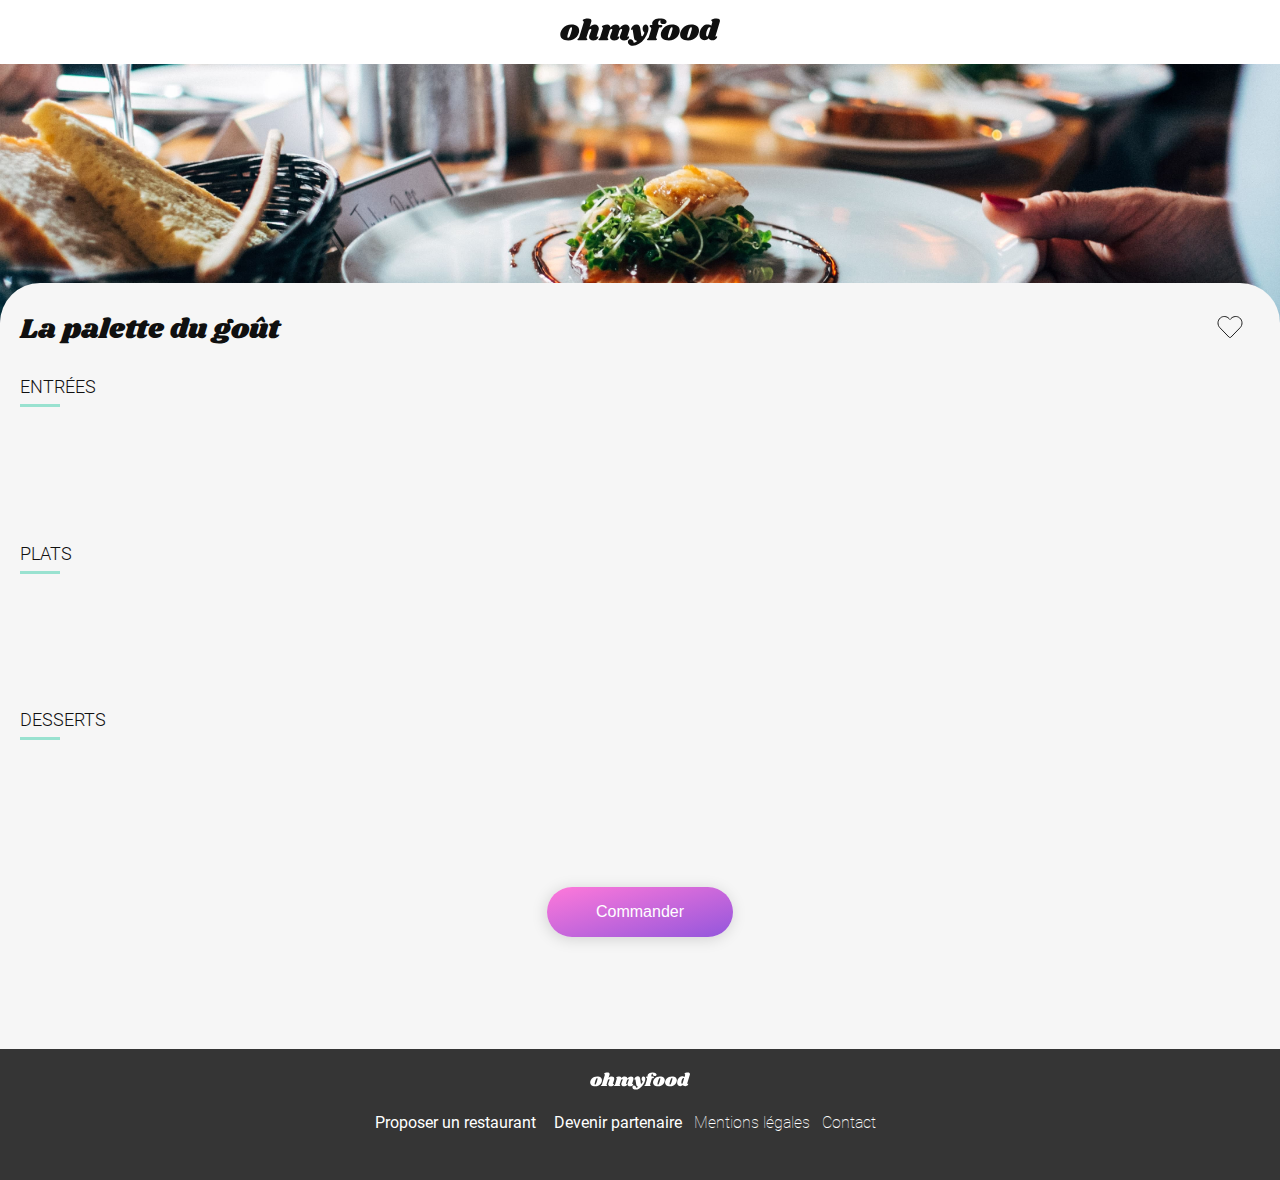
<file: palette.html>
<!DOCTYPE html>
<html lang="fr">
	<head>
		<meta charset="UTF-8" />
		<meta http-equiv="X-UA-Compatible" content="IE=edge" />
		<meta name="viewport" content="width=device-width, initial-scale=1.0" />
		<title>La palette du goût | OhMyFood</title>
		<meta
			name="description"
			content="Découvrez La palette du goût un restaurants d'exception, séléctionné par nos soins."
		/>
		<link rel="icon" href="data:," />
		<link rel="stylesheet" href="./sass/main.css" />
		<link
			rel="stylesheet"
			href="https://cdnjs.cloudflare.com/ajax/libs/font-awesome/6.0.0-beta2/css/all.min.css"
			integrity="sha512-YWzhKL2whUzgiheMoBFwW8CKV4qpHQAEuvilg9FAn5VJUDwKZZxkJNuGM4XkWuk94WCrrwslk8yWNGmY1EduTA=="
			crossorigin="anonymous"
			referrerpolicy="no-referrer"
		/>
	</head>
	<body>
		<!-- Header -->
		<header class="header fixed">
			<a class="header__return" href="./index.html">
				<i class="fas fa-arrow-left"></i>
			</a>
			<div class="header__logo">
				<img src="./assets/logo.svg" width="196" height="34" alt="ohmyfood" />
			</div>
		</header>
		<!-- End Header -->
		<!-- Banner -->
		<div class="banner__restaurant">
			<img
				id="palette_restaurant"
				src="./assets/la-palette-du-gout.jpg"
				alt="La palette du goût restaurant"
			/>
		</div>
		<!-- End Banner -->
		<!-- Main -->
		<main class="informations palette">
			<header class="informations__header">
				<h1 class="informations__title">La palette du goût</h1>
				<div class="card__heart">
					<label for="heart__input8">
						<input
							type="checkbox"
							name="heart"
							id="heart__input8"
							class="heart__input"
						/>
						<svg
							class="heart-main"
							width="100"
							viewBox="0 0 512 512"
							xmlns="http://www.w3.org/2000/svg"
						>
							<path
								d="M462.3 62.6C407.5 15.9 326 24.3 275.7 76.2L256 96.5l-19.7-20.3C186.1 24.3 104.5 15.9 49.7 62.6c-62.8 53.6-66.1 149.8-9.9 207.9l193.5 199.8c12.5 12.9 32.8 12.9 45.3 0l193.5-199.8c56.3-58.1 53-154.3-9.8-207.9z"
							/>
						</svg>
						<svg
							class="heart-bg"
							width="100"
							viewBox="0 0 512 512"
							xmlns="http://www.w3.org/2000/svg"
						>
							<defs>
								<linearGradient id="Gradient8" x1="1" x2="0" y1="0" y2="1">
									<stop offset="10%" stop-color="#9356dc" />
									<stop offset="100%" stop-color="#ff79da" />
								</linearGradient>
							</defs>
							<path
								fill="url(#Gradient8)"
								d="M462.3 62.6C407.5 15.9 326 24.3 275.7 76.2L256 96.5l-19.7-20.3C186.1 24.3 104.5 15.9 49.7 62.6c-62.8 53.6-66.1 149.8-9.9 207.9l193.5 199.8c12.5 12.9 32.8 12.9 45.3 0l193.5-199.8c56.3-58.1 53-154.3-9.8-207.9z"
							/>
						</svg>
					</label>
				</div>
			</header>
			<section class="entree">
				<h2 class="entree__title">entrées</h2>
				<span class="divider"></span>
				<ul class="entree__list">
					<li class="product">
						<div class="product__infos">
							<h3>Fricassée d'escargot</h3>
							<div class="product__line">
								<h5>Au pimet d'espelette</h5>
								<span>25€</span>
							</div>
						</div>
						<div class="product__check">
							<i class="fas fa-check-circle"></i>
						</div>
					</li>
					<li class="product">
						<div class="product__infos">
							<h3>Foie gras de canard mi-cuit</h3>
							<div class="product__line">
								<h5>Et ses copeaux de truffe noire</h5>
								<span>35€</span>
							</div>
						</div>
						<div class="product__check">
							<i class="fas fa-check-circle"></i>
						</div>
					</li>
					<li class="product">
						<div class="product__infos">
							<h3>Oeuf au plat</h3>
							<div class="product__line">
								<h5>Assaisonnée à la truffe sur lit de ciboulette</h5>
								<span>20€</span>
							</div>
						</div>
						<div class="product__check">
							<i class="fas fa-check-circle"></i>
						</div>
					</li>
				</ul>
			</section>
			<section class="plat">
				<h2 class="plat__title">plats</h2>
				<span class="divider"></span>
				<ul class="plat__list">
					<li class="product">
						<div class="product__infos">
							<h3>Filet de boeuf aux herbes</h3>
							<div class="product__line">
								<h5>Accompagné de sa ribambelle de légumes</h5>
								<span>40€</span>
							</div>
						</div>
						<div class="product__check">
							<i class="fas fa-check-circle"></i>
						</div>
					</li>
					<li class="product">
						<div class="product__infos">
							<h3>Parmentier de queue de boeuf</h3>
							<div class="product__line">
								<h5>À la truffe noire sur sa purée de panais</h5>
								<span>35€</span>
							</div>
						</div>
						<div class="product__check">
							<i class="fas fa-check-circle"></i>
						</div>
					</li>
					<li class="product">
						<div class="product__infos">
							<h3>Filet de Turbot</h3>
							<div class="product__line">
								<h5>Aux agrumes</h5>
								<span>44€</span>
							</div>
						</div>
						<div class="product__check">
							<i class="fas fa-check-circle"></i>
						</div>
					</li>
				</ul>
			</section>
			<section class="dessert">
				<h2 class="dessert__title">desserts</h2>
				<span class="divider"></span>
				<ul class="dessert__list">
					<li class="product">
						<div class="product__infos">
							<h3>Paris-Brest</h3>
							<div class="product__line">
								<h5>Revisité</h5>
								<span>18€</span>
							</div>
						</div>
						<div class="product__check">
							<i class="fas fa-check-circle"></i>
						</div>
					</li>
					<li class="product">
						<div class="product__infos">
							<h3>Macaron au chocolat d'exception</h3>
							<div class="product__line">
								<h5>Et glace à la vanille de Madagascar</h5>
								<span>22€</span>
							</div>
						</div>
						<div class="product__check">
							<i class="fas fa-check-circle"></i>
						</div>
					</li>
					<li class="product">
						<div class="product__infos">
							<h3>Mousse au chocolat</h3>
							<div class="product__line">
								<h5>Au piment d'espelette et à la truffe noire</h5>
								<span>23€</span>
							</div>
						</div>
						<div class="product__check">
							<i class="fas fa-check-circle"></i>
						</div>
					</li>
				</ul>
			</section>
			<div class="informations__cta">
				<button type="button" class="btn btn-primary">Commander</button>
			</div>
		</main>
		<!-- End Main -->
		<!-- Footer -->
		<footer class="footer" id="footer">
			<div class="footer__logo">
				<svg
					width="196"
					height="34"
					viewBox="0 0 196 34"
					fill="none"
					xmlns="http://www.w3.org/2000/svg"
				>
					<path
						d="M13.932 7.956C17.196 7.956 19.596 8.61599 21.132 9.936C22.692 11.256 23.472 12.984 23.472 15.12C23.472 15.84 23.376 16.644 23.184 17.532C22.728 19.5 21.876 21.228 20.628 22.716C19.38 24.18 17.844 25.32 16.02 26.136C14.22 26.928 12.264 27.324 10.152 27.324C6.81599 27.324 4.34399 26.664 2.73599 25.344C1.15199 24 0.359985 22.224 0.359985 20.016C0.359985 19.272 0.455985 18.444 0.647985 17.532C1.10399 15.66 1.96799 14.004 3.23999 12.564C4.53599 11.1 6.10799 9.972 7.95599 9.18C9.82799 8.364 11.82 7.956 13.932 7.956ZM13.824 11.16C13.32 11.16 12.78 11.616 12.204 12.528C11.652 13.416 10.992 15.108 10.224 17.604C9.45599 20.1 9.07199 21.852 9.07199 22.86C9.07199 23.388 9.15599 23.748 9.32399 23.94C9.49199 24.108 9.71999 24.192 10.008 24.192C10.512 24.24 11.028 23.808 11.556 22.896C12.108 21.984 12.792 20.208 13.608 17.568C14.352 15.24 14.724 13.548 14.724 12.492C14.724 11.988 14.64 11.64 14.472 11.448C14.328 11.256 14.112 11.16 13.824 11.16Z"
						fill="#101010"
					/>
					<path
						d="M44.9899 22.032C44.9419 22.128 44.9179 22.272 44.9179 22.464C44.9179 22.632 44.9539 22.764 45.0259 22.86C45.1219 22.956 45.2419 23.004 45.3859 23.004C45.6739 23.004 45.9139 22.884 46.1059 22.644C46.3219 22.38 46.4659 22.248 46.5379 22.248C46.6579 22.248 46.7539 22.332 46.8259 22.5C46.8979 22.644 46.9339 22.824 46.9339 23.04C46.9579 23.736 46.7299 24.42 46.2499 25.092C45.7699 25.74 45.0619 26.28 44.1259 26.712C43.2139 27.12 42.1099 27.324 40.8139 27.324C39.2299 27.324 37.9699 26.964 37.0339 26.244C36.0979 25.5 35.6179 24.516 35.5939 23.292C35.5939 22.404 35.8099 21.408 36.2419 20.304L38.2219 15.12C38.3419 14.808 38.4019 14.556 38.4019 14.364C38.4019 14.052 38.2939 13.812 38.0779 13.644C37.8859 13.452 37.6459 13.356 37.3579 13.356C36.9019 13.356 36.4339 13.572 35.9539 14.004C35.4979 14.412 35.1259 15.084 34.8379 16.02V15.948L32.5699 23.256C32.4979 23.544 32.4619 23.796 32.4619 24.012C32.4619 24.324 32.5219 24.576 32.6419 24.768C32.7619 24.936 32.9299 25.104 33.1459 25.272C33.3139 25.44 33.4339 25.584 33.5059 25.704C33.5779 25.8 33.5899 25.932 33.5419 26.1C33.4219 26.412 33.1819 26.64 32.8219 26.784C32.4619 26.928 31.9099 27 31.1659 27H22.9579C22.3339 27 21.8779 26.904 21.5899 26.712C21.3019 26.496 21.2059 26.22 21.3019 25.884C21.3979 25.596 21.6499 25.344 22.0579 25.128C22.4179 24.936 22.7179 24.708 22.9579 24.444C23.1979 24.18 23.4019 23.76 23.5699 23.184L29.0419 5.22C29.1139 5.004 29.1499 4.824 29.1499 4.68C29.1499 4.416 29.0779 4.2 28.9339 4.032C28.8139 3.864 28.6459 3.696 28.4299 3.528C28.1899 3.336 28.0099 3.168 27.8899 3.024C27.7939 2.88 27.7819 2.688 27.8539 2.448C27.9979 1.896 28.7539 1.416 30.1219 1.00799C31.4899 0.599996 32.9179 0.395996 34.4059 0.395996C35.7979 0.395996 36.8179 0.659996 37.4659 1.188C38.1379 1.716 38.4739 2.436 38.4739 3.348C38.4739 3.876 38.3899 4.392 38.2219 4.896L36.2779 11.232C37.2139 10.008 38.1979 9.156 39.2299 8.676C40.2859 8.196 41.4259 7.956 42.6499 7.956C44.1139 7.956 45.2899 8.4 46.1779 9.288C47.0899 10.176 47.5459 11.328 47.5459 12.744C47.5459 13.488 47.4259 14.22 47.1859 14.94L44.9899 22.032Z"
						fill="#101010"
					/>
					<path
						d="M82.7165 22.032C82.6685 22.128 82.6445 22.272 82.6445 22.464C82.6445 22.632 82.6805 22.764 82.7525 22.86C82.8485 22.956 82.9685 23.004 83.1125 23.004C83.4005 23.004 83.6405 22.884 83.8325 22.644C84.0485 22.38 84.1925 22.248 84.2645 22.248C84.3845 22.248 84.4805 22.332 84.5525 22.5C84.6245 22.644 84.6605 22.824 84.6605 23.04C84.6845 23.736 84.4565 24.42 83.9765 25.092C83.4965 25.74 82.7885 26.28 81.8525 26.712C80.9405 27.12 79.8365 27.324 78.5405 27.324C76.9565 27.324 75.6965 26.964 74.7605 26.244C73.8245 25.5 73.3445 24.516 73.3205 23.292C73.3205 22.404 73.5365 21.408 73.9685 20.304L75.9485 15.12C76.0685 14.808 76.1285 14.556 76.1285 14.364C76.1285 14.052 76.0205 13.812 75.8045 13.644C75.6125 13.452 75.3725 13.356 75.0845 13.356C74.6765 13.356 74.2565 13.536 73.8245 13.896C73.3925 14.256 73.0085 14.82 72.6725 15.588L70.6925 22.032C70.6445 22.128 70.6205 22.272 70.6205 22.464C70.6205 22.632 70.6565 22.764 70.7285 22.86C70.8245 22.956 70.9445 23.004 71.0885 23.004C71.3765 23.004 71.6165 22.884 71.8085 22.644C72.0245 22.38 72.1685 22.248 72.2405 22.248C72.3605 22.248 72.4565 22.332 72.5285 22.5C72.6005 22.644 72.6365 22.824 72.6365 23.04C72.6605 23.736 72.4325 24.42 71.9525 25.092C71.4725 25.74 70.7645 26.28 69.8285 26.712C68.9165 27.12 67.8125 27.324 66.5165 27.324C64.9325 27.324 63.6725 26.964 62.7365 26.244C61.8005 25.5 61.3205 24.516 61.2965 23.292C61.2965 22.404 61.5125 21.408 61.9445 20.304L63.9245 15.12C64.0445 14.808 64.1045 14.556 64.1045 14.364C64.1045 14.052 63.9965 13.812 63.7805 13.644C63.5885 13.452 63.3485 13.356 63.0605 13.356C62.6525 13.356 62.2325 13.536 61.8005 13.896C61.3685 14.232 61.0085 14.784 60.7205 15.552L58.3445 23.256C58.2485 23.52 58.2005 23.772 58.2005 24.012C58.2005 24.3 58.2605 24.54 58.3805 24.732C58.5005 24.9 58.6685 25.08 58.8845 25.272C59.0525 25.416 59.1725 25.548 59.2445 25.668C59.3165 25.788 59.3285 25.932 59.2805 26.1C59.1845 26.412 58.9565 26.64 58.5965 26.784C58.2365 26.928 57.6725 27 56.9045 27H48.6965C48.0725 27 47.6285 26.904 47.3645 26.712C47.0765 26.496 46.9685 26.22 47.0405 25.884C47.1365 25.596 47.3885 25.344 47.7965 25.128C48.1565 24.936 48.4565 24.708 48.6965 24.444C48.9365 24.18 49.1405 23.76 49.3085 23.184L52.5125 12.78C52.5605 12.66 52.5845 12.492 52.5845 12.276C52.5845 12.012 52.5245 11.808 52.4045 11.664C52.3085 11.52 52.1405 11.34 51.9005 11.124C51.6605 10.932 51.4925 10.764 51.3965 10.62C51.3005 10.476 51.2885 10.284 51.3605 10.044C51.5045 9.492 52.2605 9.012 53.6285 8.604C54.9965 8.172 56.4245 7.956 57.9125 7.956C59.0885 7.956 60.0125 8.28 60.6845 8.928C61.3805 9.576 61.7165 10.464 61.6925 11.592C62.6765 10.224 63.7085 9.276 64.7885 8.748C65.8925 8.22 67.0805 7.956 68.3525 7.956C69.7445 7.956 70.8725 8.364 71.7365 9.18C72.6245 9.972 73.1165 11.016 73.2125 12.312C74.2445 10.68 75.3485 9.552 76.5245 8.928C77.7005 8.28 78.9845 7.956 80.3765 7.956C81.8405 7.956 83.0165 8.4 83.9045 9.288C84.8165 10.176 85.2725 11.328 85.2725 12.744C85.2725 13.488 85.1525 14.22 84.9125 14.94L82.7165 22.032Z"
						fill="#101010"
					/>
					<path
						d="M104.932 7.956C105.988 7.956 106.828 8.388 107.452 9.252C108.1 10.092 108.424 11.244 108.424 12.708C108.424 13.98 108.196 15.348 107.74 16.812C106.852 19.764 105.424 22.548 103.456 25.164C101.512 27.78 99.2675 29.88 96.7235 31.464C94.2035 33.048 91.6836 33.84 89.1636 33.84C87.9156 33.84 86.8355 33.624 85.9235 33.192C85.0355 32.76 84.3635 32.184 83.9075 31.464C83.4275 30.744 83.1875 29.976 83.1875 29.16C83.1875 28.8 83.2475 28.404 83.3675 27.972C83.5835 27.3 83.9435 26.784 84.4475 26.424C84.9515 26.064 85.5516 25.884 86.2476 25.884C87.3516 25.884 88.2515 26.256 88.9475 27C89.6675 27.768 90.1236 28.812 90.3156 30.132C91.8516 30.06 93.2675 29.4 94.5635 28.152C93.3395 27.936 92.4275 27.528 91.8275 26.928C91.2515 26.304 90.8555 25.344 90.6395 24.048L89.1995 15.228C89.1275 14.772 89.0195 14.46 88.8755 14.292C88.7555 14.1 88.5876 14.004 88.3716 14.004C88.2036 14.004 87.9995 14.088 87.7595 14.256C87.5435 14.424 87.3875 14.508 87.2915 14.508C87.0995 14.508 87.0035 14.304 87.0035 13.896C87.0035 13.56 87.0635 13.2 87.1835 12.816C87.6155 11.448 88.4196 10.296 89.5956 9.36C90.7716 8.4 92.1395 7.92 93.6995 7.92C95.2355 7.92 96.3635 8.376 97.0835 9.288C97.8275 10.2 98.3076 11.604 98.5236 13.5L99.6035 21.42C99.6755 22.02 99.8915 22.32 100.252 22.32C100.684 22.32 101.188 21.936 101.764 21.168C102.34 20.376 102.904 19.26 103.456 17.82C102.736 17.172 102.184 16.428 101.8 15.588C101.416 14.748 101.224 13.848 101.224 12.888C101.224 12.144 101.32 11.472 101.512 10.872C101.8 9.912 102.244 9.192 102.844 8.712C103.468 8.208 104.164 7.956 104.932 7.956Z"
						fill="#101010"
					/>
					<path
						d="M122.864 0.395996C125.432 0.395996 127.352 0.791996 128.624 1.584C129.92 2.352 130.568 3.3 130.568 4.428C130.568 5.34 130.184 6.048 129.416 6.552C128.672 7.032 127.688 7.272 126.464 7.272C125.336 7.272 124.46 6.996 123.836 6.444C123.212 5.892 122.9 5.208 122.9 4.392C122.9 3.888 123.056 3.36 123.368 2.808C122.648 2.808 122.048 2.988 121.568 3.348C121.088 3.684 120.716 4.272 120.452 5.112C120.308 5.64 120.236 6.132 120.236 6.588C120.236 7.164 120.332 7.62 120.524 7.956C120.74 8.268 121.04 8.424 121.424 8.424H123.548C124.796 8.424 125.42 8.808 125.42 9.576C125.42 9.672 125.396 9.816 125.348 10.008C125.204 10.536 124.904 10.932 124.448 11.196C124.016 11.46 123.356 11.592 122.468 11.592H121.388L117.824 23.256C117.752 23.544 117.716 23.796 117.716 24.012C117.716 24.324 117.776 24.576 117.896 24.768C118.016 24.936 118.184 25.104 118.4 25.272C118.568 25.44 118.688 25.584 118.76 25.704C118.832 25.8 118.844 25.932 118.796 26.1C118.676 26.412 118.436 26.64 118.076 26.784C117.716 26.928 117.164 27 116.42 27H108.212C107.588 27 107.132 26.904 106.844 26.712C106.556 26.496 106.46 26.22 106.556 25.884C106.652 25.596 106.904 25.344 107.312 25.128C107.672 24.936 107.972 24.708 108.212 24.444C108.452 24.18 108.656 23.76 108.824 23.184L111.632 13.968C111.752 13.608 111.812 13.236 111.812 12.852C111.812 12.372 111.704 12 111.488 11.736C111.296 11.448 110.996 11.136 110.588 10.8C110.324 10.584 110.12 10.404 109.976 10.26C109.856 10.092 109.796 9.9 109.796 9.684C109.772 9.228 109.928 8.904 110.264 8.712C110.624 8.52 111.296 8.424 112.28 8.424H113.18C113.012 7.824 112.928 7.224 112.928 6.624C112.928 6.024 113.036 5.4 113.252 4.752C113.708 3.528 114.68 2.496 116.168 1.65599C117.68 0.815996 119.912 0.395996 122.864 0.395996Z"
						fill="#101010"
					/>
					<path
						d="M137.084 7.956C140.348 7.956 142.748 8.61599 144.284 9.936C145.844 11.256 146.624 12.984 146.624 15.12C146.624 15.84 146.528 16.644 146.336 17.532C145.88 19.5 145.028 21.228 143.78 22.716C142.532 24.18 140.996 25.32 139.172 26.136C137.372 26.928 135.416 27.324 133.304 27.324C129.968 27.324 127.496 26.664 125.888 25.344C124.304 24 123.512 22.224 123.512 20.016C123.512 19.272 123.608 18.444 123.8 17.532C124.256 15.66 125.12 14.004 126.392 12.564C127.688 11.1 129.26 9.972 131.108 9.18C132.98 8.364 134.972 7.956 137.084 7.956ZM136.976 11.16C136.472 11.16 135.932 11.616 135.356 12.528C134.804 13.416 134.144 15.108 133.376 17.604C132.608 20.1 132.224 21.852 132.224 22.86C132.224 23.388 132.308 23.748 132.476 23.94C132.644 24.108 132.872 24.192 133.16 24.192C133.664 24.24 134.18 23.808 134.708 22.896C135.26 21.984 135.944 20.208 136.76 17.568C137.504 15.24 137.876 13.548 137.876 12.492C137.876 11.988 137.792 11.64 137.624 11.448C137.48 11.256 137.264 11.16 136.976 11.16Z"
						fill="#101010"
					/>
					<path
						d="M160.709 7.956C163.973 7.956 166.373 8.61599 167.909 9.936C169.469 11.256 170.249 12.984 170.249 15.12C170.249 15.84 170.153 16.644 169.961 17.532C169.505 19.5 168.653 21.228 167.405 22.716C166.157 24.18 164.621 25.32 162.797 26.136C160.997 26.928 159.041 27.324 156.929 27.324C153.593 27.324 151.121 26.664 149.513 25.344C147.929 24 147.137 22.224 147.137 20.016C147.137 19.272 147.233 18.444 147.425 17.532C147.881 15.66 148.745 14.004 150.017 12.564C151.313 11.1 152.885 9.972 154.733 9.18C156.605 8.364 158.597 7.956 160.709 7.956ZM160.601 11.16C160.097 11.16 159.557 11.616 158.981 12.528C158.429 13.416 157.769 15.108 157.001 17.604C156.233 20.1 155.849 21.852 155.849 22.86C155.849 23.388 155.933 23.748 156.101 23.94C156.269 24.108 156.497 24.192 156.785 24.192C157.289 24.24 157.805 23.808 158.333 22.896C158.885 21.984 159.569 20.208 160.385 17.568C161.129 15.24 161.501 13.548 161.501 12.492C161.501 11.988 161.417 11.64 161.249 11.448C161.105 11.256 160.889 11.16 160.601 11.16Z"
						fill="#101010"
					/>
					<path
						d="M190.526 21.816C190.478 22.008 190.454 22.14 190.454 22.212C190.454 22.38 190.502 22.512 190.598 22.608C190.694 22.704 190.814 22.752 190.958 22.752C191.246 22.752 191.486 22.632 191.678 22.392C191.894 22.128 192.038 21.996 192.11 21.996C192.23 21.996 192.326 22.08 192.398 22.248C192.47 22.416 192.506 22.608 192.506 22.824C192.53 23.472 192.278 24.132 191.75 24.804C191.246 25.476 190.562 26.028 189.698 26.46C188.834 26.892 187.898 27.108 186.89 27.108C185.69 27.108 184.646 26.88 183.758 26.424C182.87 25.968 182.258 25.368 181.922 24.624C181.274 25.464 180.53 26.088 179.69 26.496C178.85 26.904 177.962 27.108 177.026 27.108C175.922 27.108 174.89 26.832 173.93 26.28C172.994 25.728 172.238 24.948 171.662 23.94C171.11 22.908 170.834 21.744 170.834 20.448C170.834 18.264 171.242 16.212 172.058 14.292C172.898 12.348 174.062 10.788 175.55 9.612C177.038 8.412 178.73 7.812 180.626 7.812C181.658 7.812 182.534 7.932 183.254 8.172C183.998 8.412 184.67 8.772 185.27 9.252L186.494 5.22C186.566 5.004 186.602 4.824 186.602 4.68C186.602 4.416 186.53 4.2 186.386 4.032C186.266 3.864 186.098 3.696 185.882 3.528C185.642 3.336 185.462 3.168 185.342 3.024C185.246 2.88 185.234 2.688 185.306 2.448C185.45 1.896 186.206 1.416 187.574 1.00799C188.942 0.599996 190.37 0.395996 191.858 0.395996C193.25 0.395996 194.27 0.659996 194.918 1.188C195.59 1.716 195.926 2.436 195.926 3.348C195.926 3.876 195.842 4.392 195.674 4.896L190.526 21.816ZM184.514 11.7C184.13 11.364 183.71 11.196 183.254 11.196C182.558 11.196 181.874 11.712 181.202 12.744C180.53 13.776 179.99 15.024 179.582 16.488C179.174 17.952 178.982 19.272 179.006 20.448C179.006 21.768 179.438 22.428 180.302 22.428C180.614 22.428 180.878 22.308 181.094 22.068C181.31 21.804 181.514 21.384 181.706 20.808L184.514 11.7Z"
						fill="#101010"
					/>
				</svg>
			</div>
			<nav class="footer__navbar">
				<ul class="footer__list">
					<li class="footer__item">
						<a href="#footer">
							<i class="fas fa-utensils"></i>
							<span>Proposer un restaurant</span>
						</a>
					</li>
					<li class="footer__item">
						<a href="#footer">
							<i id="f-icon" class="fas fa-hands-helping"></i>
							<span>Devenir partenaire</span>
						</a>
					</li>
					<li class="footer__item">
						<a class="footer__item-thin" href="#footer">Mentions légales</a>
					</li>
					<li class="footer__item">
						<a class="footer__item-thin" href="mailto:contact@ohmyfood.com"
							>Contact</a
						>
					</li>
				</ul>
			</nav>
		</footer>
		<!-- End Footer -->
	</body>
</html>
</file>
<file: sass/main.css>
html,
body,
div,
span,
applet,
object,
iframe,
h1,
h2,
h3,
h4,
h5,
h6,
p,
blockquote,
pre,
a,
abbr,
acronym,
address,
big,
cite,
code,
del,
dfn,
em,
img,
ins,
kbd,
q,
s,
samp,
small,
strike,
strong,
sub,
sup,
tt,
var,
b,
u,
i,
center,
dl,
dt,
dd,
ol,
ul,
li,
fieldset,
form,
label,
legend,
table,
caption,
tbody,
tfoot,
thead,
tr,
th,
td,
article,
aside,
canvas,
details,
embed,
figure,
figcaption,
footer,
header,
hgroup,
menu,
nav,
output,
ruby,
section,
summary,
time,
mark,
audio,
video {
  margin: 0;
  padding: 0;
  border: 0;
  font-size: 100%;
  font: inherit;
  vertical-align: baseline;
}

/* HTML5 display-role reset for older browsers */
article,
aside,
details,
figcaption,
figure,
footer,
header,
hgroup,
menu,
nav,
section {
  display: block;
}

body {
  line-height: 1;
}

ol,
ul {
  list-style: none;
}

blockquote,
q {
  quotes: none;
}

blockquote:before,
blockquote:after,
q:before,
q:after {
  content: "";
  content: none;
}

table {
  border-collapse: collapse;
  border-spacing: 0;
}

.btn, .card__header .new, .product__check, .spinner, .header__logo, .header__info, .fonction__item_index {
  display: -webkit-box;
  display: -ms-flexbox;
  display: flex;
  -webkit-box-pack: center;
      -ms-flex-pack: center;
          justify-content: center;
  -webkit-box-align: center;
      -ms-flex-align: center;
          align-items: center;
}

.entree__title, .plat__title, .dessert__title {
  font-size: 1.8rem;
  font-weight: 300;
  line-height: 1;
  text-transform: uppercase;
  padding-bottom: 0.9rem;
  font-family: "Roboto", sans-serif;
}

.banner__title, .fonction__title, .restaurant__title {
  font-size: 2.4rem;
  font-weight: bold;
  line-height: 1.24;
  font-family: "Roboto", sans-serif;
}

.informations__title {
  font-size: 2.8rem;
  line-height: 1;
  font-family: "Shrikhand", cursive;
}

body, .btn {
  font-size: 1.6rem;
  font-weight: 400;
  line-height: 1.5;
}

.card__info, .banner__description {
  font-size: 1.8rem;
  font-weight: 400;
  line-height: 1.3333333;
}

.product__infos h3 {
  font-size: 1.8rem;
  font-weight: bold;
  line-height: 1;
  padding-bottom: 0.8rem;
  margin-right: 1.7rem;
}

@media (max-width: 320px) {
  .product__infos h3 {
    font-size: 1.4rem;
  }
}

.product__infos h5 {
  font-size: 1.5rem;
  font-weight: 400;
  line-height: 1.5;
  letter-spacing: -0.5px;
}

@media (max-width: 320px) {
  .product__infos h5 {
    font-size: 1.2rem;
  }
}

@font-face {
  font-family: "Shrikhand";
  src: url("../fonts/Shrikhand-Regular.woff2") format("woff2"), url("../fonts/Shrikhand-Regular.woff") format("woff");
  font-weight: normal;
  font-style: italic;
  font-display: swap;
}

@font-face {
  font-family: "Roboto";
  src: url("../fonts/Roboto-Black.woff2") format("woff2"), url("../fonts/Roboto-Black.woff") format("woff");
  font-weight: 900;
  font-style: normal;
  font-display: swap;
}

@font-face {
  font-family: "Roboto";
  src: url("../fonts/Roboto-Bold.woff2") format("woff2"), url("../fonts/Roboto-Bold.woff") format("woff");
  font-weight: bold;
  font-style: normal;
  font-display: swap;
}

@font-face {
  font-family: "Roboto";
  src: url("../fonts/Roboto-BlackItalic.woff2") format("woff2"), url("../fonts/Roboto-BlackItalic.woff") format("woff");
  font-weight: 900;
  font-style: italic;
  font-display: swap;
}

@font-face {
  font-family: "Roboto";
  src: url("../fonts/Roboto-BoldItalic.woff2") format("woff2"), url("../fonts/Roboto-BoldItalic.woff") format("woff");
  font-weight: bold;
  font-style: italic;
  font-display: swap;
}

@font-face {
  font-family: "Roboto";
  src: url("../fonts/Roboto-Italic.woff2") format("woff2"), url("../fonts/Roboto-Italic.woff") format("woff");
  font-weight: normal;
  font-style: italic;
  font-display: swap;
}

@font-face {
  font-family: "Roboto";
  src: url("../fonts/Roboto-Light.woff2") format("woff2"), url("../fonts/Roboto-Light.woff") format("woff");
  font-weight: 300;
  font-style: normal;
  font-display: swap;
}

@font-face {
  font-family: "Roboto";
  src: url("../fonts/Roboto-LightItalic.woff2") format("woff2"), url("../fonts/Roboto-LightItalic.woff") format("woff");
  font-weight: 300;
  font-style: italic;
  font-display: swap;
}

@font-face {
  font-family: "Roboto";
  src: url("../fonts/Roboto-Medium.woff2") format("woff2"), url("../fonts/Roboto-Medium.woff") format("woff");
  font-weight: 500;
  font-style: normal;
  font-display: swap;
}

@font-face {
  font-family: "Roboto";
  src: url("../fonts/Roboto-MediumItalic.woff2") format("woff2"), url("../fonts/Roboto-MediumItalic.woff") format("woff");
  font-weight: 500;
  font-style: italic;
  font-display: swap;
}

@font-face {
  font-family: "Roboto";
  src: url("../fonts/Roboto-Regular.woff2") format("woff2"), url("../fonts/Roboto-Regular.woff") format("woff");
  font-weight: normal;
  font-style: normal;
  font-display: swap;
}

@font-face {
  font-family: "Roboto";
  src: url("../fonts/Roboto-Thin.woff2") format("woff2"), url("../fonts/Roboto-Thin.woff") format("woff");
  font-weight: 100;
  font-style: normal;
  font-display: swap;
}

@font-face {
  font-family: "Roboto";
  src: url("../fonts/Roboto-ThinItalic.woff2") format("woff2"), url("../fonts/Roboto-ThinItalic.woff") format("woff");
  font-weight: 100;
  font-style: italic;
  font-display: swap;
}

*,
*::before,
*::after {
  -webkit-box-sizing: border-box;
          box-sizing: border-box;
}

html {
  font-size: 10px;
  background: #ffffff;
  color: #101010;
}

body {
  position: relative;
  font-family: "Roboto", sans-serif;
  -webkit-transition: all 0.3s ease;
  transition: all 0.3s ease;
}

a {
  text-decoration: none;
  outline: none;
  color: inherit;
}

button {
  color: inherit;
  background: none;
  border: none;
  outline: none;
  cursor: none;
}

.btn {
  cursor: pointer;
}

.btn-primary {
  height: 50px;
  border-radius: 25px;
  color: #ffffff;
  background: -webkit-gradient(linear, left top, right bottom, from(#ff79da), to(#9356dc));
  background: linear-gradient(to right bottom, #ff79da, #9356dc);
  -webkit-box-shadow: -1px 2px 15px rgba(0, 0, 0, 0.15);
          box-shadow: -1px 2px 15px rgba(0, 0, 0, 0.15);
  -webkit-transition: all 0.4s ease;
  transition: all 0.4s ease;
}

.btn-primary:hover {
  background: -webkit-gradient(linear, left top, right bottom, from(#fd9ee2), to(#a576df));
  background: linear-gradient(to right bottom, #fd9ee2, #a576df);
  -webkit-box-shadow: -1px 2px 15px rgba(0, 0, 0, 0.3);
          box-shadow: -1px 2px 15px rgba(0, 0, 0, 0.3);
  -webkit-transform: scale(1.05);
          transform: scale(1.05);
}

.card {
  background-color: #ffffff;
  width: 100%;
  height: 100%;
  border-radius: 15px;
  -webkit-box-shadow: 0 2px 15px rgba(0, 0, 0, 0.15);
          box-shadow: 0 2px 15px rgba(0, 0, 0, 0.15);
}

.card__header {
  border-radius: 15px 15px 0 0;
  position: relative;
  overflow: hidden;
  width: 100%;
  height: 17.5rem;
}

.card__header img {
  position: absolute;
  width: 100%;
  height: 100%;
  -o-object-fit: cover;
     object-fit: cover;
  -webkit-transition: -webkit-transform 0.8s cubic-bezier(0.19, 1, 0.22, 1);
  transition: -webkit-transform 0.8s cubic-bezier(0.19, 1, 0.22, 1);
  transition: transform 0.8s cubic-bezier(0.19, 1, 0.22, 1);
  transition: transform 0.8s cubic-bezier(0.19, 1, 0.22, 1), -webkit-transform 0.8s cubic-bezier(0.19, 1, 0.22, 1);
}

.card__header .new {
  position: absolute;
  min-width: 80px;
  height: 30px;
  padding: 12px;
  top: 13px;
  right: 13px;
  z-index: 1;
  background-color: #99e2d0;
  color: #005741;
  font-size: 1.2rem;
  font-weight: bold;
  border-radius: 2px;
  -webkit-box-shadow: 0 1px 15px rgba(0, 0, 0, 0.25);
          box-shadow: 0 1px 15px rgba(0, 0, 0, 0.25);
}

.card__header:hover img {
  -webkit-transform: scale(1.1);
          transform: scale(1.1);
}

.card__body {
  display: -webkit-box;
  display: -ms-flexbox;
  display: flex;
  padding: 1.4rem 1.2rem 1.8rem;
}

.card__info {
  -webkit-box-flex: 1;
      -ms-flex-positive: 1;
          flex-grow: 1;
}

.card__info strong {
  display: block;
  font-weight: bold;
  line-height: 1.24;
}

.card__info span {
  font-weight: 300;
  line-height: 1.24;
}

.card__like {
  padding-right: 1.2rem;
}

.card__heart {
  position: relative;
  fill: transparent;
  stroke: #101010;
  cursor: pointer;
  stroke-width: 20;
}

.card__heart svg {
  overflow: visible;
  width: 24px;
}

.card__heart path {
  stroke-dashoffset: 0;
  stroke-dasharray: 1550;
  -webkit-transform-origin: center;
          transform-origin: center;
}

.card__heart .heart-bg {
  position: absolute;
  left: 0;
  right: 0;
  top: 0;
  bottom: 0;
  stroke: none;
}

.card__heart .heart-bg path {
  fill-opacity: 0;
}

.card__heart label {
  cursor: pointer;
}

.card__heart .heart__input {
  cursor: pointer;
  position: absolute;
  width: 18px;
  height: 18px;
  opacity: 0;
}

.card__heart .heart__input:checked ~ .heart-bg path {
  -webkit-animation: fill-animation 2s cubic-bezier(0.19, 1, 0.22, 1) forwards;
          animation: fill-animation 2s cubic-bezier(0.19, 1, 0.22, 1) forwards;
}

@-webkit-keyframes fill-animation {
  from {
    fill-opacity: 0;
  }
  to {
    fill-opacity: 1;
  }
}

@keyframes fill-animation {
  from {
    fill-opacity: 0;
  }
  to {
    fill-opacity: 1;
  }
}

.divider {
  display: block;
  background-color: #99e2d0;
  height: 3px;
  width: 40px;
  margin-bottom: 1.4rem;
}

.product {
  cursor: pointer;
  position: relative;
  display: -webkit-box;
  display: -ms-flexbox;
  display: flex;
  width: 100%;
  max-width: 34.9rem;
  background-color: #ffffff;
  border-radius: 14px;
  overflow: hidden;
  margin: 0 auto;
  -webkit-box-shadow: 0 1px 15px rgba(0, 0, 0, 0.15);
          box-shadow: 0 1px 15px rgba(0, 0, 0, 0.15);
  opacity: 0;
  -webkit-animation: translateProduct 2.4s cubic-bezier(0.19, 1, 0.22, 1) forwards;
          animation: translateProduct 2.4s cubic-bezier(0.19, 1, 0.22, 1) forwards;
}

.product__infos {
  width: 100%;
  padding: 1.1rem 2.2rem 0.9rem 1.6rem;
  min-height: 68px;
}

.product__infos h5 {
  white-space: nowrap;
  overflow: hidden;
  text-overflow: ellipsis;
}

.product__line {
  display: -webkit-box;
  display: -ms-flexbox;
  display: flex;
  width: 100%;
  -webkit-box-pack: justify;
      -ms-flex-pack: justify;
          justify-content: space-between;
  -webkit-box-align: baseline;
      -ms-flex-align: baseline;
          align-items: baseline;
}

.product__line span {
  font-weight: bold;
  font-size: 1.4rem;
  padding-left: 1.5rem;
}

.product__check {
  position: absolute;
  top: 0;
  right: -60px;
  width: 60px;
  height: 68px;
  font-size: 2rem;
  color: #ffffff;
  background-color: #99e2d0;
}

.product__check i {
  -webkit-transform: rotate(0);
          transform: rotate(0);
}

.product:hover .product__infos {
  -webkit-animation: slideContent 0.4s cubic-bezier(0.19, 1, 0.22, 1) forwards;
          animation: slideContent 0.4s cubic-bezier(0.19, 1, 0.22, 1) forwards;
}

.product:hover .product__infos h3 {
  white-space: nowrap;
  overflow: hidden;
  text-overflow: ellipsis;
  margin-right: 0;
}

.product:hover .product__line span {
  padding-left: 0.5rem;
}

.product:hover .product__check {
  -webkit-animation: showCheckMark 0.4s cubic-bezier(0.19, 1, 0.22, 1) forwards;
          animation: showCheckMark 0.4s cubic-bezier(0.19, 1, 0.22, 1) forwards;
}

.product:hover .product__check i {
  -webkit-animation: rotateIcon 0.8s cubic-bezier(0.19, 1, 0.22, 1) forwards;
          animation: rotateIcon 0.8s cubic-bezier(0.19, 1, 0.22, 1) forwards;
}

.product:not(:last-child) {
  margin-bottom: 1.4rem;
}

@-webkit-keyframes fade {
  from {
    opacity: 0;
  }
  to {
    opacity: 1;
  }
}

@keyframes fade {
  from {
    opacity: 0;
  }
  to {
    opacity: 1;
  }
}

@-webkit-keyframes translateProduct {
  from {
    opacity: 0;
    -webkit-transform: translateY(50%);
            transform: translateY(50%);
  }
  to {
    opacity: 1;
    -webkit-transform: translateY(0);
            transform: translateY(0);
  }
}

@keyframes translateProduct {
  from {
    opacity: 0;
    -webkit-transform: translateY(50%);
            transform: translateY(50%);
  }
  to {
    opacity: 1;
    -webkit-transform: translateY(0);
            transform: translateY(0);
  }
}

@-webkit-keyframes slideContent {
  from {
    width: 100%;
  }
  to {
    width: calc(100% - 60px);
  }
}

@keyframes slideContent {
  from {
    width: 100%;
  }
  to {
    width: calc(100% - 60px);
  }
}

@-webkit-keyframes showCheckMark {
  from {
    right: -60px;
  }
  to {
    right: 0px;
  }
}

@keyframes showCheckMark {
  from {
    right: -60px;
  }
  to {
    right: 0px;
  }
}

@-webkit-keyframes rotateIcon {
  from {
    -webkit-transform: rotate(-360deg);
            transform: rotate(-360deg);
  }
  to {
    -webkit-transform: rotate(0deg);
            transform: rotate(0deg);
  }
}

@keyframes rotateIcon {
  from {
    -webkit-transform: rotate(-360deg);
            transform: rotate(-360deg);
  }
  to {
    -webkit-transform: rotate(0deg);
            transform: rotate(0deg);
  }
}

.spinner {
  position: fixed;
  top: 0;
  left: 0;
  right: 0;
  bottom: 0;
  background-color: #ffffff;
  width: 100vw;
  height: 100vh;
  z-index: 999;
  opacity: 0;
  -webkit-animation: fakeLoading 2s ease forwards;
          animation: fakeLoading 2s ease forwards;
}

.spin {
  -webkit-animation: rotate 2s linear infinite;
          animation: rotate 2s linear infinite;
  z-index: 2;
  width: 60px;
  height: 60px;
}

.spin-path {
  stroke: #9356dc;
  stroke-linecap: round;
  -webkit-animation: dash 1.5s ease-in-out infinite;
          animation: dash 1.5s ease-in-out infinite;
}

@-webkit-keyframes rotate {
  100% {
    -webkit-transform: rotate(360deg);
            transform: rotate(360deg);
  }
}

@keyframes rotate {
  100% {
    -webkit-transform: rotate(360deg);
            transform: rotate(360deg);
  }
}

@-webkit-keyframes dash {
  0% {
    stroke-dasharray: 1, 150;
    stroke-dashoffset: 0;
  }
  50% {
    stroke-dasharray: 90, 150;
    stroke-dashoffset: -35;
  }
  100% {
    stroke-dasharray: 90, 150;
    stroke-dashoffset: -124;
  }
}

@keyframes dash {
  0% {
    stroke-dasharray: 1, 150;
    stroke-dashoffset: 0;
  }
  50% {
    stroke-dasharray: 90, 150;
    stroke-dashoffset: -35;
  }
  100% {
    stroke-dasharray: 90, 150;
    stroke-dashoffset: -124;
  }
}

@-webkit-keyframes fakeLoading {
  0% {
    opacity: 1;
    visibility: visible;
  }
  90% {
    opacity: 1;
  }
  99% {
    opacity: 0;
  }
  100% {
    visibility: hidden;
  }
}

@keyframes fakeLoading {
  0% {
    opacity: 1;
    visibility: visible;
  }
  90% {
    opacity: 1;
  }
  99% {
    opacity: 0;
  }
  100% {
    visibility: hidden;
  }
}

.header {
  width: 100%;
  max-width: 1440px;
  margin: 0 auto;
  z-index: 10;
}

.header.fixed {
  position: fixed;
  top: 0;
  left: 50%;
  -webkit-transform: translateX(-50%);
          transform: translateX(-50%);
  width: 100%;
  background-color: #ffffff;
}

.header__return {
  position: absolute;
  top: 50%;
  left: 23px;
  -webkit-transform: translateY(-50%);
          transform: translateY(-50%);
  font-size: 2rem;
}

.header__logo {
  width: 100%;
  text-align: center;
  height: 6.4rem;
  -webkit-box-shadow: 0 1px 2px rgba(0, 0, 0, 0.25);
          box-shadow: 0 1px 2px rgba(0, 0, 0, 0.25);
}

.header__logo img {
  width: 160px;
}

@media (min-width: 768px) {
  .header__logo {
    -webkit-box-shadow: none;
            box-shadow: none;
  }
}

.header__info {
  position: relative;
  color: #101010;
  background-color: #eaeaea;
  height: 5rem;
  z-index: -1;
}

.header__info span {
  width: 161.63px;
  font-weight: 500;
  font-size: 1.6rem;
  letter-spacing: 0.16px;
}

.header__info i {
  padding-right: 1.2rem;
}

.banner {
  width: 100%;
  max-width: 1440px;
  margin: 0 auto;
  padding: 3.9rem 3rem 5.7rem;
  text-align: center;
  background-color: #f6f6f6;
}

.banner__title {
  padding-bottom: 1.5rem;
}

.banner__description {
  padding-bottom: 2.8rem;
}

.banner .btn {
  max-width: 21.8rem;
  margin: 0 auto;
}

.banner__restaurant {
  position: fixed;
  top: 6.4rem;
  left: 50%;
  -webkit-transform: translateX(-50%);
          transform: translateX(-50%);
  width: 100%;
  max-width: 1440px;
  height: 28.3rem;
  overflow: hidden;
  z-index: -2;
}

.banner__restaurant img {
  position: absolute;
  width: 100%;
  height: 100%;
  -o-object-fit: cover;
     object-fit: cover;
}

#note_restaurant {
  -o-object-position: 0% 53%;
     object-position: 0% 53%;
}

#french_restaurant {
  -o-object-position: 50% 0%;
     object-position: 50% 0%;
}

#delice_restaurant {
  -o-object-position: 50% 0%;
     object-position: 50% 0%;
}

.fonction {
  padding: 4.8rem 2rem;
  height: 44rem;
  width: 100%;
  max-width: 1440px;
  margin: 0 auto;
}

.fonction__title {
  padding-bottom: 2.7rem;
}

.fonction__list {
  padding-left: 12px;
}

@media (min-width: 768px) {
  .fonction__list {
    gap: 0.5rem;
  }
}

.fonction__item {
  display: -webkit-box;
  display: -ms-flexbox;
  display: flex;
  -webkit-box-align: center;
      -ms-flex-align: center;
          align-items: center;
  position: relative;
  background-color: #f6f6f6;
  height: 75px;
  border-radius: 20px;
  -webkit-box-shadow: -1px 2px 15px rgba(0, 0, 0, 0.15);
          box-shadow: -1px 2px 15px rgba(0, 0, 0, 0.15);
  width: 100%;
  max-width: 323px;
  margin: 0 auto;
}

.fonction__item.active {
  background-color: #f5edff;
}

.fonction__item.active i {
  color: #9356dc;
}

.fonction__item_container {
  margin-left: 3.5rem;
}

.fonction__item_container span {
  font-weight: 600;
}

.fonction__item i {
  padding-right: 2rem;
  color: #7e7e7e;
}

.fonction__item_index {
  color: #ffffff;
  font-size: 1.2rem;
  position: absolute;
  top: 50%;
  left: -12px;
  width: 24px;
  height: 24px;
  border-radius: 50%;
  background-color: #9356dc;
  -webkit-transform: translateY(-50%);
          transform: translateY(-50%);
}

.fonction__item:not(:last-child) {
  margin-bottom: 2.4rem;
}

@media (min-width: 768px) {
  .fonction {
    height: initial;
  }
  .fonction__list {
    display: -webkit-box;
    display: -ms-flexbox;
    display: flex;
    -ms-flex-wrap: wrap;
        flex-wrap: wrap;
    -ms-flex-pack: distribute;
        justify-content: space-around;
  }
}

.restaurant {
  padding: 4.8rem 2rem;
  width: 100%;
  max-width: 1440px;
  margin: 0 auto;
  background-color: #f6f6f6;
}

.restaurant__title {
  padding-bottom: 2.7rem;
}

.restaurant__item {
  height: 25.2rem;
  width: 100%;
}

.restaurant__item:not(:last-child) {
  margin-bottom: 1.8rem;
}

@media (min-width: 768px) {
  .restaurant__list {
    display: -webkit-box;
    display: -ms-flexbox;
    display: flex;
    -ms-flex-wrap: wrap;
        flex-wrap: wrap;
    -webkit-box-pack: center;
        -ms-flex-pack: center;
            justify-content: center;
    gap: 1.6rem;
  }
  .restaurant__item {
    max-width: 33.6rem;
  }
}

#palette,
#french,
#delice {
  -o-object-position: bottom;
     object-position: bottom;
}

#note {
  -o-object-position: 50% 62%;
     object-position: 50% 62%;
}

.footer {
  background-color: #353535;
  padding: 1.5rem 2.4rem;
  color: #ffffff;
  width: 100%;
  max-width: 1440px;
  margin: 0 auto;
}

.footer__logo {
  width: 100px;
  height: 3.4rem;
  margin-bottom: 1.2rem;
}

.footer__logo svg {
  width: 100%;
}

.footer__logo svg path {
  fill: #ffffff;
}

@media (min-width: 768px) {
  .footer__logo {
    margin: 0 auto;
    margin-bottom: 1.2rem;
  }
}

.footer__list {
  padding-bottom: 2.2rem;
}

@media (min-width: 768px) {
  .footer__list {
    display: -webkit-box;
    display: -ms-flexbox;
    display: flex;
    margin: 0 auto;
    max-width: 550px;
    gap: 1.2rem;
  }
}

.footer__item:not(:last-child) {
  margin-bottom: 0.9rem;
}

.footer__item-thin {
  font-weight: 200;
}

.footer__item i {
  font-size: 1.2rem;
  padding-right: 1rem;
}

.footer__item #f-icon {
  padding-right: 0.6rem;
}

.informations {
  background-color: #f6f6f6;
  margin: 0 auto;
  margin-top: 28.3rem;
  border-radius: 40px 40px 0 0;
  width: 100%;
  max-width: 1440px;
  padding: 3.2rem 2rem;
}

.informations__header {
  display: -webkit-box;
  display: -ms-flexbox;
  display: flex;
  -webkit-box-align: center;
      -ms-flex-align: center;
          align-items: center;
  padding-bottom: 3.2rem;
}

.informations__header .card__heart {
  padding-right: 1.8rem;
}

.informations__title {
  -webkit-box-flex: 1;
      -ms-flex-positive: 1;
          flex-grow: 1;
}

.informations__cta {
  margin-bottom: 8rem;
}

.informations__cta button {
  height: 5rem;
  width: 18.6rem;
  margin: 0 auto;
}

.entree__list {
  margin-bottom: 4rem;
}

@media (min-width: 768px) {
  .entree__list {
    display: -webkit-box;
    display: -ms-flexbox;
    display: flex;
    -ms-flex-wrap: wrap;
        flex-wrap: wrap;
    -webkit-box-align: baseline;
        -ms-flex-align: baseline;
            align-items: baseline;
    -ms-flex-pack: distribute;
        justify-content: space-around;
    gap: 1rem;
  }
}

.plat__list {
  margin-bottom: 4rem;
}

@media (min-width: 768px) {
  .plat__list {
    display: -webkit-box;
    display: -ms-flexbox;
    display: flex;
    -ms-flex-wrap: wrap;
        flex-wrap: wrap;
    -webkit-box-align: baseline;
        -ms-flex-align: baseline;
            align-items: baseline;
    -ms-flex-pack: distribute;
        justify-content: space-around;
    gap: 1rem;
  }
}

.dessert__list {
  margin-bottom: 5rem;
}

@media (min-width: 768px) {
  .dessert__list {
    display: -webkit-box;
    display: -ms-flexbox;
    display: flex;
    -ms-flex-wrap: wrap;
        flex-wrap: wrap;
    -webkit-box-align: baseline;
        -ms-flex-align: baseline;
            align-items: baseline;
    -ms-flex-pack: distribute;
        justify-content: space-around;
    gap: 1rem;
  }
}

.french .entree .product:nth-child(1) {
  -webkit-animation-delay: 0.2s;
          animation-delay: 0.2s;
}

.french .entree .product:nth-child(2) {
  -webkit-animation-delay: 0.4s;
          animation-delay: 0.4s;
}

.french .entree .product:nth-child(3) {
  -webkit-animation-delay: 0.6s;
          animation-delay: 0.6s;
}

.french .plat .product:nth-child(1) {
  -webkit-animation-delay: 1.2s;
          animation-delay: 1.2s;
}

.french .plat .product:nth-child(2) {
  -webkit-animation-delay: 1.4s;
          animation-delay: 1.4s;
}

.french .plat .product:nth-child(3) {
  -webkit-animation-delay: 1.6s;
          animation-delay: 1.6s;
}

.french .dessert .product:nth-child(1) {
  -webkit-animation-delay: 2.2s;
          animation-delay: 2.2s;
}

.french .dessert .product:nth-child(2) {
  -webkit-animation-delay: 2.4s;
          animation-delay: 2.4s;
}

.french .dessert .product:nth-child(3) {
  -webkit-animation-delay: 2.6s;
          animation-delay: 2.6s;
}

.note .entree .product:nth-child(1) {
  -webkit-animation-delay: 0.2s;
          animation-delay: 0.2s;
}

.note .entree .product:nth-child(2) {
  -webkit-animation-delay: 0.4s;
          animation-delay: 0.4s;
}

.note .entree .product:nth-child(3) {
  -webkit-animation-delay: 0.6s;
          animation-delay: 0.6s;
}

.note .entree .product:nth-child(4) {
  -webkit-animation-delay: 0.8s;
          animation-delay: 0.8s;
}

.note .plat .product:nth-child(1) {
  -webkit-animation-delay: 1.4s;
          animation-delay: 1.4s;
}

.note .plat .product:nth-child(2) {
  -webkit-animation-delay: 1.6s;
          animation-delay: 1.6s;
}

.note .plat .product:nth-child(3) {
  -webkit-animation-delay: 1.8s;
          animation-delay: 1.8s;
}

.note .dessert .product:nth-child(1) {
  -webkit-animation-delay: 2.4s;
          animation-delay: 2.4s;
}

.note .dessert .product:nth-child(2) {
  -webkit-animation-delay: 2.6s;
          animation-delay: 2.6s;
}

.note .dessert .product:nth-child(3) {
  -webkit-animation-delay: 2.8s;
          animation-delay: 2.8s;
}

.palette .entree .product:nth-child(1) {
  -webkit-animation-delay: 0.2s;
          animation-delay: 0.2s;
}

.palette .entree .product:nth-child(2) {
  -webkit-animation-delay: 0.4s;
          animation-delay: 0.4s;
}

.palette .entree .product:nth-child(3) {
  -webkit-animation-delay: 0.6s;
          animation-delay: 0.6s;
}

.palette .plat .product:nth-child(1) {
  -webkit-animation-delay: 1.2s;
          animation-delay: 1.2s;
}

.palette .plat .product:nth-child(2) {
  -webkit-animation-delay: 1.4s;
          animation-delay: 1.4s;
}

.palette .plat .product:nth-child(3) {
  -webkit-animation-delay: 1.6s;
          animation-delay: 1.6s;
}

.palette .dessert .product:nth-child(1) {
  -webkit-animation-delay: 2.2s;
          animation-delay: 2.2s;
}

.palette .dessert .product:nth-child(2) {
  -webkit-animation-delay: 2.4s;
          animation-delay: 2.4s;
}

.palette .dessert .product:nth-child(3) {
  -webkit-animation-delay: 2.6s;
          animation-delay: 2.6s;
}

.delice .entree .product:nth-child(1) {
  -webkit-animation-delay: 0.2s;
          animation-delay: 0.2s;
}

.delice .entree .product:nth-child(2) {
  -webkit-animation-delay: 0.4s;
          animation-delay: 0.4s;
}

.delice .entree .product:nth-child(3) {
  -webkit-animation-delay: 0.6s;
          animation-delay: 0.6s;
}

.delice .plat .product:nth-child(1) {
  -webkit-animation-delay: 1.2s;
          animation-delay: 1.2s;
}

.delice .plat .product:nth-child(2) {
  -webkit-animation-delay: 1.4s;
          animation-delay: 1.4s;
}

.delice .plat .product:nth-child(3) {
  -webkit-animation-delay: 1.6s;
          animation-delay: 1.6s;
}

.delice .dessert .product:nth-child(1) {
  -webkit-animation-delay: 2.2s;
          animation-delay: 2.2s;
}

.delice .dessert .product:nth-child(2) {
  -webkit-animation-delay: 2.4s;
          animation-delay: 2.4s;
}

.delice .dessert .product:nth-child(3) {
  -webkit-animation-delay: 2.6s;
          animation-delay: 2.6s;
}
/*# sourceMappingURL=main.css.map */
</file>
